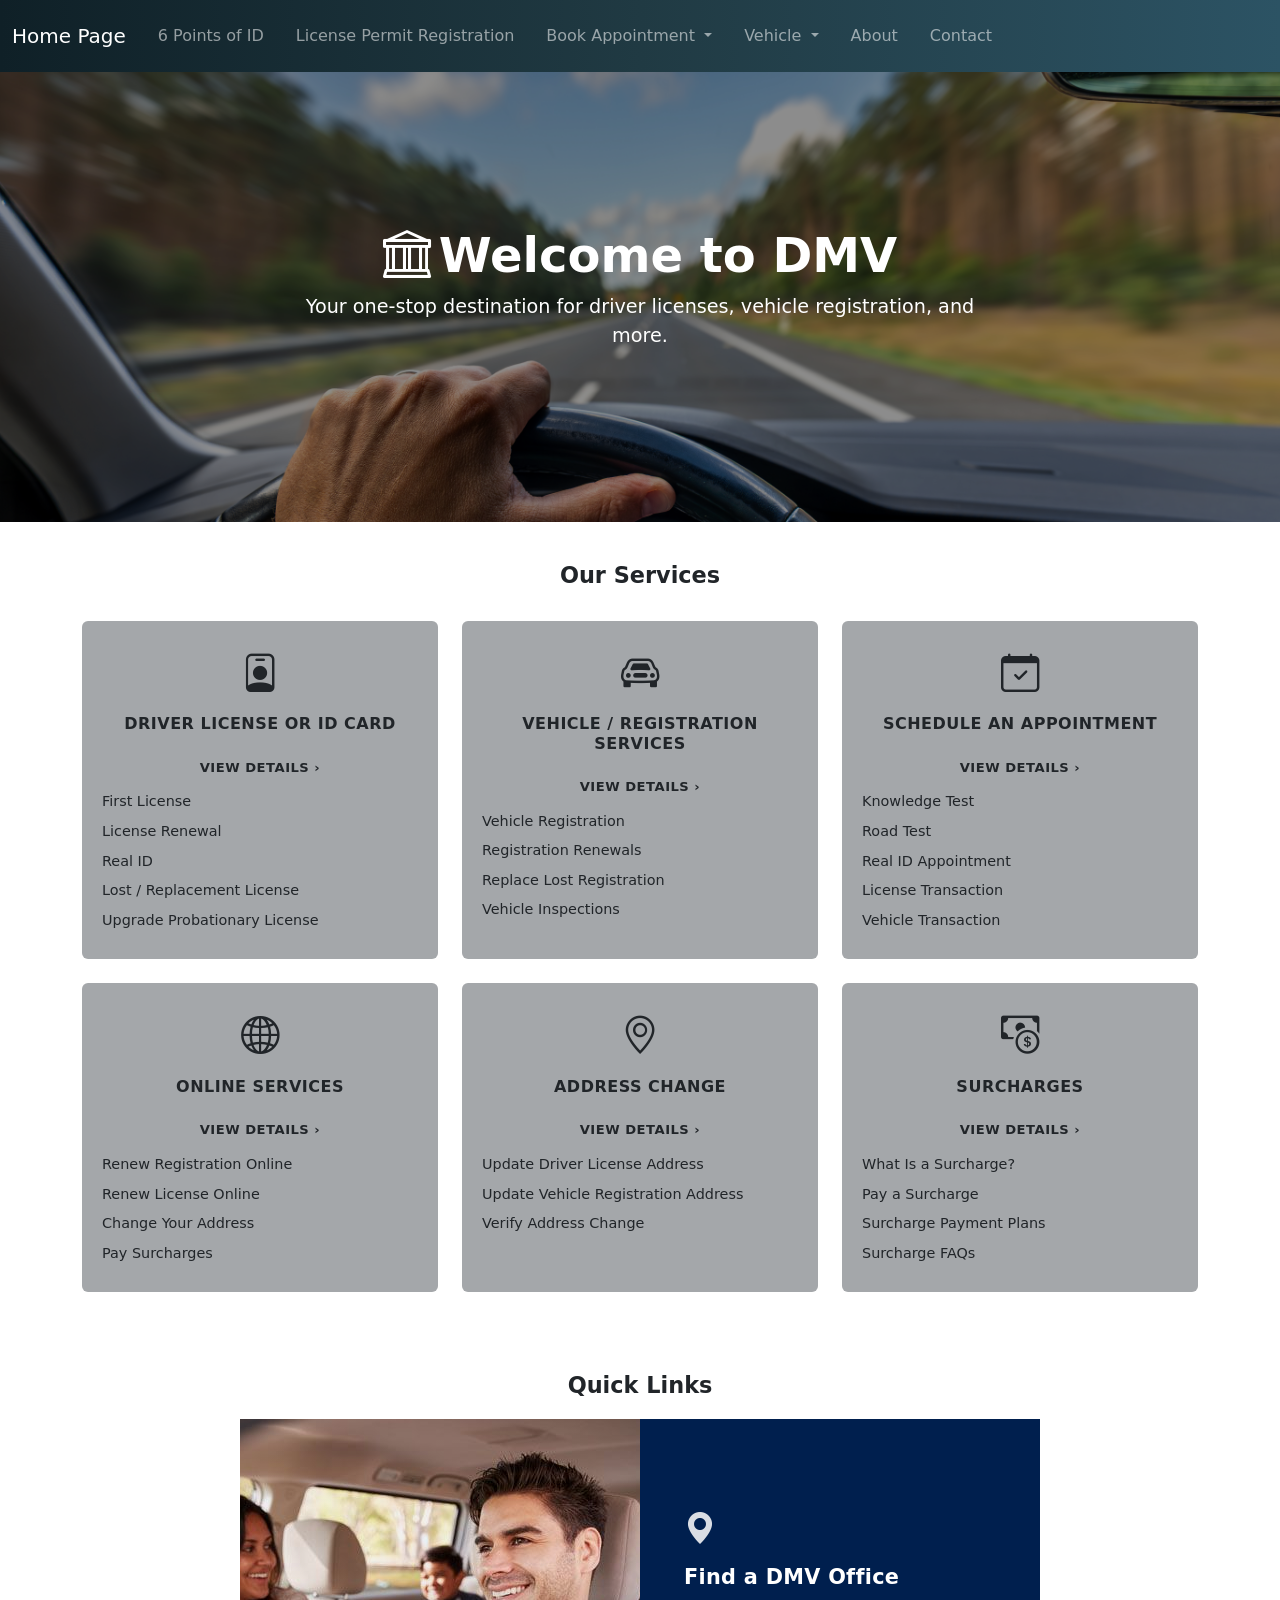
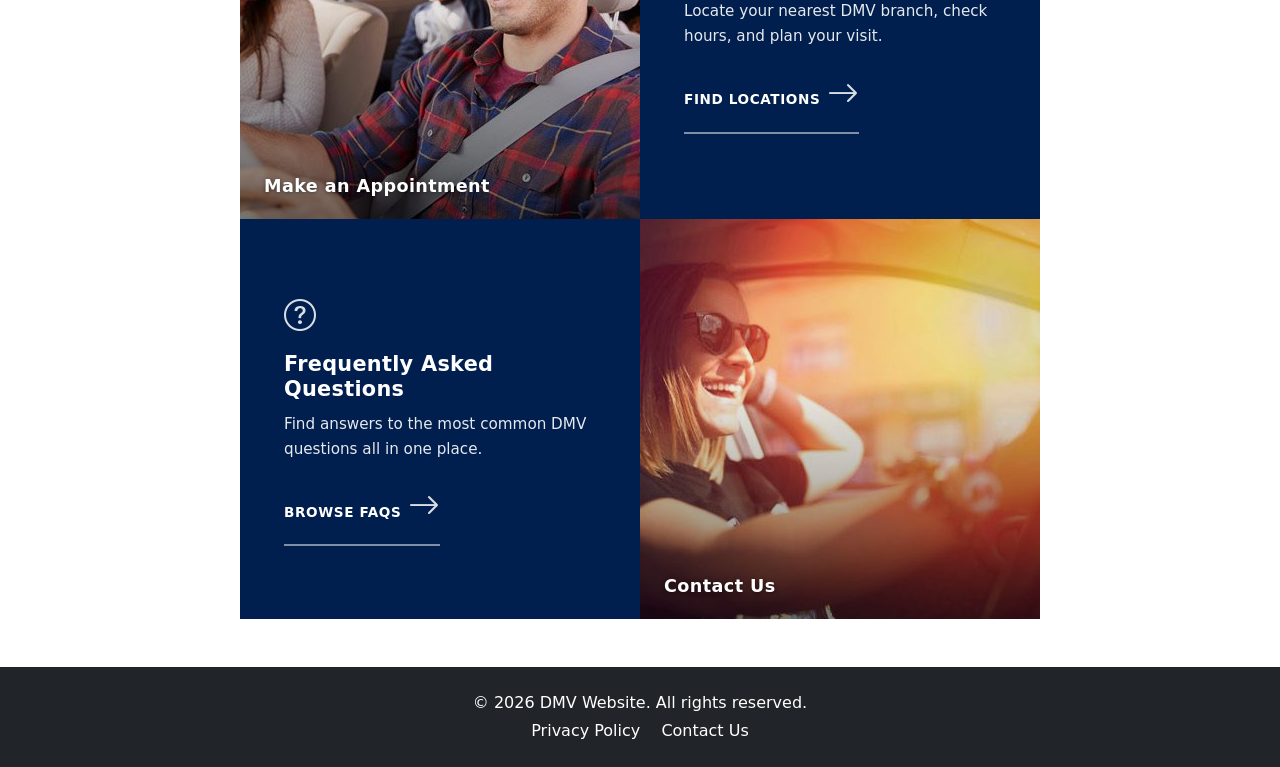
<file: index.html>
<!doctype html>
<html lang="en">
    <head>
        <meta charset="UTF-8" />
        <meta name="viewport" content="width=device-width, initial-scale=1.0" />
        <link
            href="https://cdn.jsdelivr.net/npm/bootstrap@5.3.0/dist/css/bootstrap.min.css"
            rel="stylesheet"
        />
        <link
            href="https://cdn.jsdelivr.net/npm/bootstrap-icons/font/bootstrap-icons.css"
            rel="stylesheet"
        />
        <link
            rel="stylesheet"
            type="text/css"
            media="screen"
            href="css/custom.css"
        />
        <link rel="stylesheet" href="css/index.css" />
        <title>DMV Home</title>
    </head>

    <body>
        <!-- Navigation Bar -->
        <header>
            <nav
                class="navbar navbar-expand-lg navbar-dark navbar-gradient py-3 fixed-top"
            >
                <div class="container-fluid">
                    <a class="navbar-brand" href="index.html">Home Page</a>
                    <button
                        class="navbar-toggler"
                        type="button"
                        data-bs-toggle="collapse"
                        data-bs-target="#navbarNav"
                    >
                        <span class="navbar-toggler-icon"></span>
                    </button>
                    <div class="collapse navbar-collapse" id="navbarNav">
                        <ul class="navbar-nav">
                            <!-- 6 Points of ID -->
                            <li class="nav-item mx-2">
                                <a class="nav-link" href="six-points-of-id.html"
                                    >6 Points of ID</a
                                >
                            </li>

                            <!-- License Permit Registration -->
                            <li class="nav-item mx-2">
                                <a
                                    class="nav-link"
                                    href="license-permit-registration.html"
                                    >License Permit Registration</a
                                >
                            </li>

                            <!-- Book Appointment Dropdown -->
                            <li class="nav-item dropdown mx-2">
                                <a
                                    class="nav-link dropdown-toggle"
                                    href="#"
                                    role="button"
                                    data-bs-toggle="dropdown"
                                >
                                    Book Appointment
                                </a>
                                <ul class="dropdown-menu">
                                    <li>
                                        <a
                                            class="dropdown-item"
                                            href="real-id.html"
                                            >Real ID</a
                                        >
                                    </li>
                                    <li>
                                        <a
                                            class="dropdown-item"
                                            href="road-test.html"
                                            >Road Test</a
                                        >
                                    </li>
                                </ul>
                            </li>

                            <!-- Vehicle Dropdown -->
                            <li class="nav-item dropdown mx-2">
                                <a
                                    class="nav-link dropdown-toggle"
                                    href="#"
                                    role="button"
                                    data-bs-toggle="dropdown"
                                >
                                    Vehicle
                                </a>
                                <ul class="dropdown-menu">
                                    <li>
                                        <a
                                            class="dropdown-item"
                                            href="vehicle-registration.html"
                                            >Vehicle Registration</a
                                        >
                                    </li>
                                    <li>
                                        <a
                                            class="dropdown-item"
                                            href="vehicle-inspection.html"
                                            >Vehicle Inspection</a
                                        >
                                    </li>
                                </ul>
                            </li>

                            <!-- About -->
                            <li class="nav-item mx-2">
                                <a class="nav-link" href="about-us.html"
                                    >About</a
                                >
                            </li>

                            <!-- Contact -->
                            <li class="nav-item mx-2">
                                <a class="nav-link" href="contact-us.html"
                                    >Contact</a
                                >
                            </li>
                        </ul>
                    </div>
                </div>
            </nav>
        </header>

        <section class="welcome-background">
            <div class="welcome-overlay">
                <h1><i class="bi bi-bank me-2"></i>Welcome to DMV</h1>
                <p>
                    Your one-stop destination for driver licenses, vehicle
                    registration, and more.
                </p>
            </div>
        </section>

        <section class="services-section">
            <div class="container">
                <h2 class="section-title">Our Services</h2>
                <div class="row g-4">
                    <!-- Driver License / ID -->
                    <div class="col-12 col-sm-6 col-lg-4">
                        <div class="service-card">
                            <div class="service-icon">
                                <i class="bi bi-person-badge"></i>
                            </div>
                            <h5>Driver License or ID Card</h5>
                            <a href="#" class="view-details-link"
                                >View Details &rsaquo;</a
                            >
                            <ul class="mt-2">
                                <li><a href="#">First License</a></li>
                                <li><a href="#">License Renewal</a></li>
                                <li><a href="real-id.html">Real ID</a></li>
                                <li>
                                    <a href="#">Lost / Replacement License</a>
                                </li>
                                <li>
                                    <a href="#">Upgrade Probationary License</a>
                                </li>
                            </ul>
                        </div>
                    </div>

                    <!-- Vehicle / Registration -->
                    <div class="col-12 col-sm-6 col-lg-4">
                        <div class="service-card">
                            <div class="service-icon">
                                <i class="bi bi-car-front"></i>
                            </div>
                            <h5>Vehicle / Registration Services</h5>
                            <a
                                href="vehicle-registration.html"
                                class="view-details-link"
                                >View Details &rsaquo;</a
                            >
                            <ul class="mt-2">
                                <li>
                                    <a href="vehicle-registration.html"
                                        >Vehicle Registration</a
                                    >
                                </li>
                                <li><a href="#">Registration Renewals</a></li>
                                <li>
                                    <a href="#">Replace Lost Registration</a>
                                </li>
                                <li>
                                    <a href="vehicle-inspection.html"
                                        >Vehicle Inspections</a
                                    >
                                </li>
                            </ul>
                        </div>
                    </div>

                    <!-- Schedule an Appointment -->
                    <div class="col-12 col-sm-6 col-lg-4">
                        <div class="service-card">
                            <div class="service-icon">
                                <i class="bi bi-calendar-check"></i>
                            </div>
                            <h5>Schedule an Appointment</h5>
                            <a href="#" class="view-details-link"
                                >View Details &rsaquo;</a
                            >
                            <ul class="mt-2">
                                <li><a href="#">Knowledge Test</a></li>
                                <li><a href="road-test.html">Road Test</a></li>
                                <li>
                                    <a href="real-id.html"
                                        >Real ID Appointment</a
                                    >
                                </li>
                                <li><a href="#">License Transaction</a></li>
                                <li>
                                    <a href="vehicle-registration.html"
                                        >Vehicle Transaction</a
                                    >
                                </li>
                            </ul>
                        </div>
                    </div>

                    <!-- Online Services -->
                    <div class="col-12 col-sm-6 col-lg-4">
                        <div class="service-card">
                            <div class="service-icon">
                                <i class="bi bi-globe2"></i>
                            </div>
                            <h5>Online Services</h5>
                            <a href="#" class="view-details-link"
                                >View Details &rsaquo;</a
                            >
                            <ul class="mt-2">
                                <li>
                                    <a href="#">Renew Registration Online</a>
                                </li>
                                <li><a href="#">Renew License Online</a></li>
                                <li><a href="#">Change Your Address</a></li>
                                <li><a href="#">Pay Surcharges</a></li>
                            </ul>
                        </div>
                    </div>

                    <!-- Address Change -->
                    <div class="col-12 col-sm-6 col-lg-4">
                        <div class="service-card">
                            <div class="service-icon">
                                <i class="bi bi-geo-alt"></i>
                            </div>
                            <h5>Address Change</h5>
                            <a href="#" class="view-details-link"
                                >View Details &rsaquo;</a
                            >
                            <ul class="mt-2">
                                <li>
                                    <a href="#"
                                        >Update Driver License Address</a
                                    >
                                </li>
                                <li>
                                    <a href="#"
                                        >Update Vehicle Registration Address</a
                                    >
                                </li>
                                <li><a href="#">Verify Address Change</a></li>
                            </ul>
                        </div>
                    </div>

                    <!-- Surcharges -->
                    <div class="col-12 col-sm-6 col-lg-4">
                        <div class="service-card">
                            <div class="service-icon">
                                <i class="bi bi-cash-coin"></i>
                            </div>
                            <h5>Surcharges</h5>
                            <a href="#" class="view-details-link"
                                >View Details &rsaquo;</a
                            >
                            <ul class="mt-2">
                                <li><a href="#">What Is a Surcharge?</a></li>
                                <li><a href="#">Pay a Surcharge</a></li>
                                <li><a href="#">Surcharge Payment Plans</a></li>
                                <li><a href="#">Surcharge FAQs</a></li>
                            </ul>
                        </div>
                    </div>
                </div>
            </div>
        </section>

        <section class="quick-links-section mb-5">
            <h2 class="section-title">Quick Links</h2>
            <div class="ql-grid-wrapper">
                <div class="ql-grid">
                    <!-- Row 1, Col 1: Image -->
                    <a href="#" class="ql-cell ql-image">
                        <img
                            src="images/hp-man-driving.jpg"
                            alt="Make an Appointment"
                        />
                        <span class="ql-image-label">Make an Appointment</span>
                    </a>

                    <!-- Row 1, Col 2: Text -->
                    <a href="#" class="ql-cell ql-text ql-text-green">
                        <i class="bi bi-geo-alt-fill"></i>
                        <h4>Find a DMV Office</h4>
                        <p>
                            Locate your nearest DMV branch, check hours, and
                            plan your visit.
                        </p>
                        <span class="ql-cta-link"
                            >Find Locations <i class="bi bi-arrow-right"></i
                        ></span>
                    </a>

                    <!-- Row 2, Col 1: Text -->
                    <a href="#" class="ql-cell ql-text ql-text-dark">
                        <i class="bi bi-question-circle"></i>
                        <h4>Frequently Asked Questions</h4>
                        <p>
                            Find answers to the most common DMV questions all in
                            one place.
                        </p>
                        <span class="ql-cta-link"
                            >Browse FAQs <i class="bi bi-arrow-right"></i
                        ></span>
                    </a>

                    <!-- Row 2, Col 2: Image -->
                    <a href="#" class="ql-cell ql-image">
                        <img
                            src="images/hp-woman-driving.jpg"
                            alt="Contact Us"
                        />
                        <span class="ql-image-label">Contact Us</span>
                    </a>
                </div>
            </div>
        </section>

        <!-- Footer -->
        <footer class="bg-dark text-white py-4">
            <div class="container text-center">
                <p class="mb-1">
                    &copy; 2026 DMV Website. All rights reserved.
                </p>
                <p class="mb-0">
                    <a href="#" class="text-white text-decoration-none me-3"
                        >Privacy Policy</a
                    >
                    <a href="#" class="text-white text-decoration-none"
                        >Contact Us</a
                    >
                </p>
            </div>
        </footer>

        <!-- Bootstrap JS -->
        <script src="https://cdn.jsdelivr.net/npm/bootstrap@5.3.0/dist/js/bootstrap.bundle.min.js"></script>
    </body>
</html>
</file>
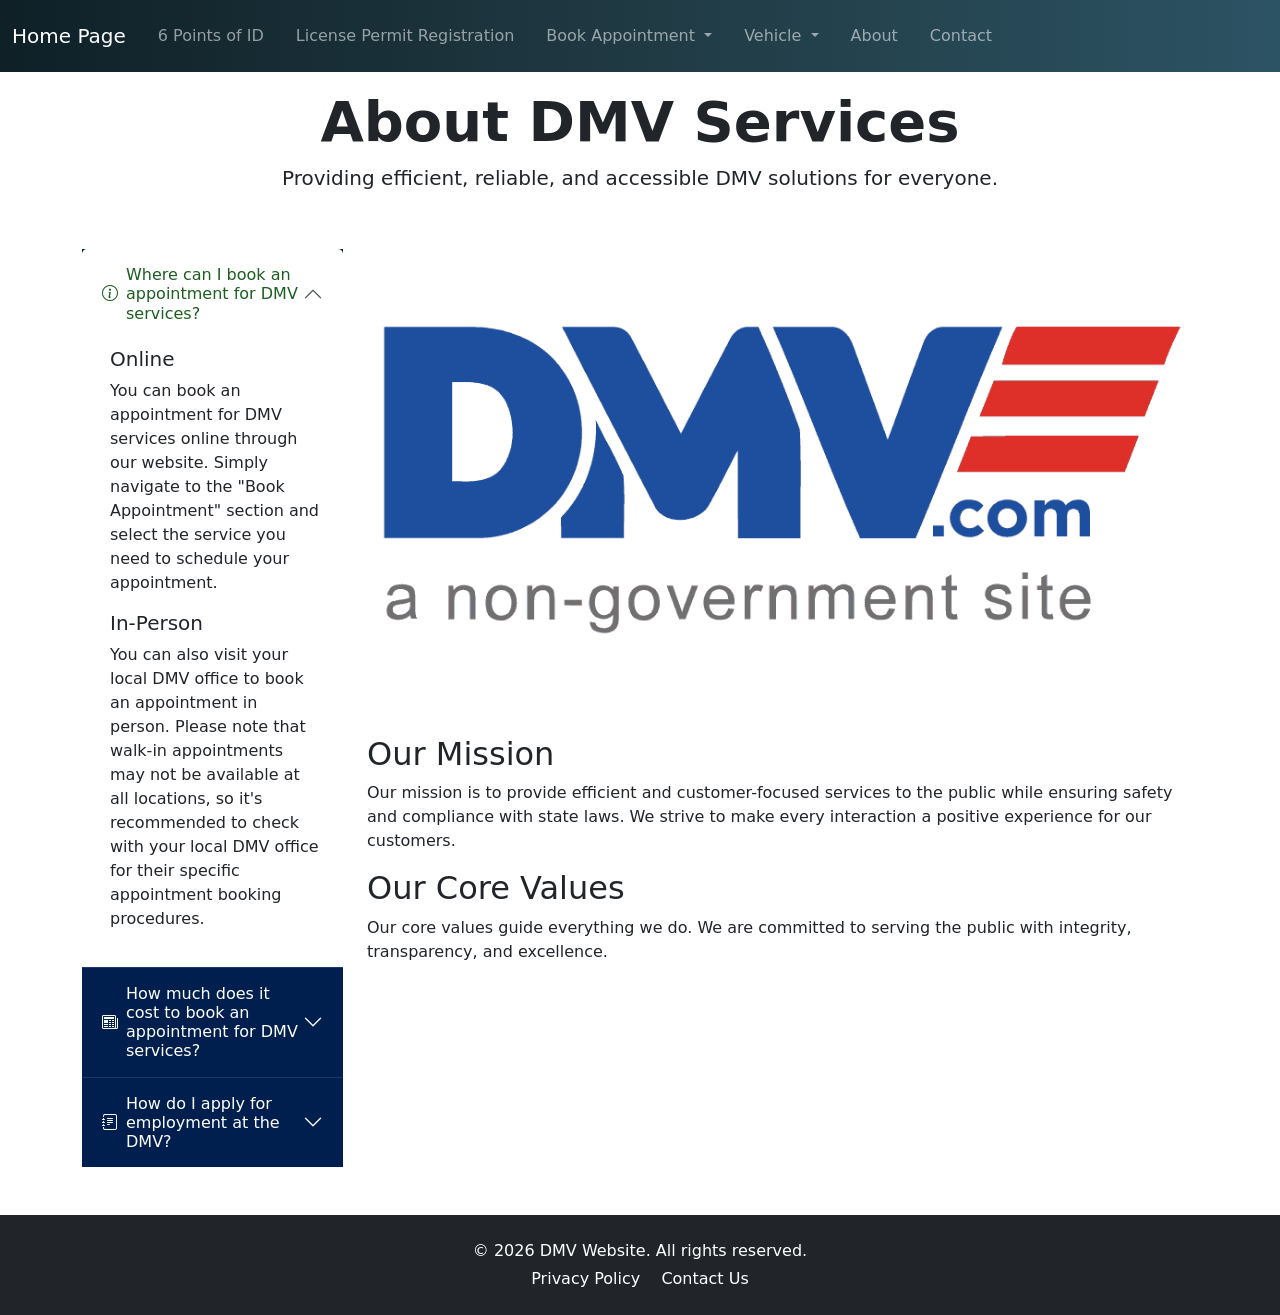
<file: about-us.html>
<!doctype html>
<html lang="en">
    <head>
        <meta charset="UTF-8" />
        <meta name="viewport" content="width=device-width, initial-scale=1.0" />
        <meta
            name="description"
            content="Learn more about DMV Services, our mission, team, and frequently asked questions. Schedule appointments online or contact us."
        />
        <title>About Us</title>
        <link
            href="https://cdn.jsdelivr.net/npm/bootstrap@5.3.0/dist/css/bootstrap.min.css"
            rel="stylesheet"
        />
        <link
            href="https://cdn.jsdelivr.net/npm/bootstrap-icons@1.10.5/font/bootstrap-icons.css"
            rel="stylesheet"
        />
        <link rel="stylesheet" href="css/custom.css" />
        <link rel="stylesheet" href="css/about-us.css" />
    </head>
    <body>
        <!-- Navigation Bar -->
        <header>
            <nav
                class="navbar navbar-expand-lg navbar-dark navbar-gradient py-3 fixed-top"
            >
                <div class="container-fluid">
                    <a class="navbar-brand" href="index.html">Home Page</a>
                    <button
                        class="navbar-toggler"
                        type="button"
                        data-bs-toggle="collapse"
                        data-bs-target="#navbarNav"
                    >
                        <span class="navbar-toggler-icon"></span>
                    </button>
                    <div class="collapse navbar-collapse" id="navbarNav">
                        <ul class="navbar-nav">
                            <!-- 6 Points of ID -->
                            <li class="nav-item mx-2">
                                <a class="nav-link" href="six-points-of-id.html"
                                    >6 Points of ID</a
                                >
                            </li>

                            <!-- License Permit Registration -->
                            <li class="nav-item mx-2">
                                <a
                                    class="nav-link"
                                    href="license-permit-registration.html"
                                    >License Permit Registration</a
                                >
                            </li>

                            <!-- Book Appointment Dropdown -->
                            <li class="nav-item dropdown mx-2">
                                <a
                                    class="nav-link dropdown-toggle"
                                    href="#"
                                    role="button"
                                    data-bs-toggle="dropdown"
                                >
                                    Book Appointment
                                </a>
                                <ul class="dropdown-menu">
                                    <li>
                                        <a
                                            class="dropdown-item"
                                            href="real-id.html"
                                            >Real ID</a
                                        >
                                    </li>
                                    <li>
                                        <a
                                            class="dropdown-item"
                                            href="road-test.html"
                                            >Road Test</a
                                        >
                                    </li>
                                </ul>
                            </li>

                            <!-- Vehicle Dropdown -->
                            <li class="nav-item dropdown mx-2">
                                <a
                                    class="nav-link dropdown-toggle"
                                    href="#"
                                    role="button"
                                    data-bs-toggle="dropdown"
                                >
                                    Vehicle
                                </a>
                                <ul class="dropdown-menu">
                                    <li>
                                        <a
                                            class="dropdown-item"
                                            href="vehicle-registration.html"
                                            >Vehicle Registration</a
                                        >
                                    </li>
                                    <li>
                                        <a
                                            class="dropdown-item"
                                            href="vehicle-inspection.html"
                                            >Vehicle Inspection</a
                                        >
                                    </li>
                                </ul>
                            </li>

                            <!-- About -->
                            <li class="nav-item mx-2">
                                <a class="nav-link" href="about-us.html"
                                    >About</a
                                >
                            </li>

                            <!-- Contact -->
                            <li class="nav-item mx-2">
                                <a class="nav-link" href="contact-us.html"
                                    >Contact</a
                                >
                            </li>
                        </ul>
                    </div>
                </div>
            </nav>
        </header>

        <!-- Hero Banner -->
        <section class="hero-banner d-flex text-center mt-3">
            <div class="container">
                <h1 class="display-4 fw-bold">About DMV Services</h1>
                <p class="lead">
                    Providing efficient, reliable, and accessible DMV solutions
                    for everyone.
                </p>
            </div>
        </section>

        <section class="about-content">
            <div class="container">
                <div class="row justify-content-center">
                    <div class="col-3">
                        <div
                            class="accordion about-accordion"
                            id="aboutAccordion"
                        >
                            <!-- Row 1: About Us (open by default) -->
                            <div class="accordion-item accordion-row">
                                <h2 class="accordion-header" id="headingAbout">
                                    <button
                                        class="accordion-button"
                                        type="button"
                                        data-bs-toggle="collapse"
                                        data-bs-target="#collapseAbout"
                                        aria-expanded="true"
                                        aria-controls="collapseAbout"
                                    >
                                        <i class="bi bi-info-circle me-2"></i>
                                        Where can I book an appointment for DMV services?
                                    </button>
                                </h2>
                                <div
                                    id="collapseAbout"
                                    class="accordion-collapse collapse show"
                                    data-bs-parent="#aboutAccordion"
                                >
                                    <div class="accordion-body">
                                        <h5>Online</h5>
                                        <p>
                                            You can book an appointment for DMV
                                            services online through our website.
                                            Simply navigate to the "Book
                                            Appointment" section and select the
                                            service you need to schedule your
                                            appointment.
                                        </p>
                                        <h5>In-Person</h5>
                                        <p>
                                            You can also visit your local DMV office
                                            to book an appointment in person. Please
                                            note that walk-in appointments may not be
                                            available at all locations, so it's
                                            recommended to check with your local DMV
                                            office for their specific appointment
                                            booking procedures.
                                        </p>
                                    </div>
                                </div>
                            </div>

                            <!-- Row 2: Media Center -->
                            <div class="accordion-item accordion-row">
                                <h2 class="accordion-header" id="headingMedia">
                                    <button
                                        class="accordion-button collapsed"
                                        type="button"
                                        data-bs-toggle="collapse"
                                        data-bs-target="#collapseMedia"
                                        aria-expanded="false"
                                        aria-controls="collapseMedia"
                                    >
                                        <i class="bi bi-newspaper me-2"></i>
                                        How much does it cost to book an appointment for DMV services?
                                    </button>
                                </h2>
                                <div
                                    id="collapseMedia"
                                    class="accordion-collapse collapse"
                                    data-bs-parent="#aboutAccordion"
                                >
                                    <div class="accordion-body">
                                        <p>
                                            The cost of booking an appointment for
                                            DMV services varies depending on the
                                            specific service you require. For example,
                                            the fee for a driving test appointment may
                                            differ from the fee for a license renewal
                                            appointment. Please refer to our fee
                                            schedule on the website for detailed
                                            information on the costs associated with
                                            each service.
                                        </p>
                                    </div>
                                </div>
                            </div>

                            <!-- Row 3: Commission Rules and Regulations -->
                            <div class="accordion-item accordion-row">
                                <h2 class="accordion-header" id="headingRules">
                                    <button
                                        class="accordion-button collapsed"
                                        type="button"
                                        data-bs-toggle="collapse"
                                        data-bs-target="#collapseRules"
                                        aria-expanded="false"
                                        aria-controls="collapseRules"
                                    >
                                        <i class="bi bi-journal-text me-2"></i>
                                       How do I apply for employment at the DMV?
                                    </button>
                                </h2>
                                <div
                                    id="collapseRules"
                                    class="accordion-collapse collapse"
                                    data-bs-parent="#aboutAccordion"
                                >
                                    <div class="accordion-body">
                                        <p>
                                            Join our team! We are always looking
                                            for dedicated individuals to help us
                                            serve the public. Visit our careers
                                            page for current job openings.
                                        </p>
                                    </div>
                                </div>
                            </div>
                        </div>
                        <!-- /accordion -->
                    </div>
                    <!-- /col -->
                    <div class="col-9">
                        <div class="about-image">
                            <img
                                src="images/dmv-com-vector-logo.png"
                                alt="DMV Team"
                                class="img-fluid rounded"
                            />
                        </div>
                        <div class="about-description mt-4">
                            <h2>Our Mission</h2>
                            <p>
                                Our mission is to provide efficient and
                                customer-focused services to the public while
                                ensuring safety and compliance with state laws.
                                We strive to make every interaction a positive
                                experience for our customers.
                            </p>
                            <h2>Our Core Values</h2>
                            <p>
                                 Our core values guide everything we
                                            do. We are committed to serving the
                                            public with integrity, transparency,
                                            and excellence.
                            </p>
                    </div>
                </div>
            </div>
        </section>

        <!-- Footer -->
        <footer class="bg-dark text-white py-4">
            <div class="container text-center">
                <p class="mb-1">
                    &copy; 2026 DMV Website. All rights reserved.
                </p>
                <p class="mb-0">
                    <a href="#" class="text-white text-decoration-none me-3"
                        >Privacy Policy</a
                    >
                    <a href="#" class="text-white text-decoration-none"
                        >Contact Us</a
                    >
                </p>
            </div>
        </footer>

        <script src="https://cdn.jsdelivr.net/npm/bootstrap@5.3.0/dist/js/bootstrap.bundle.min.js"></script>
    </body>
</html>
</file>
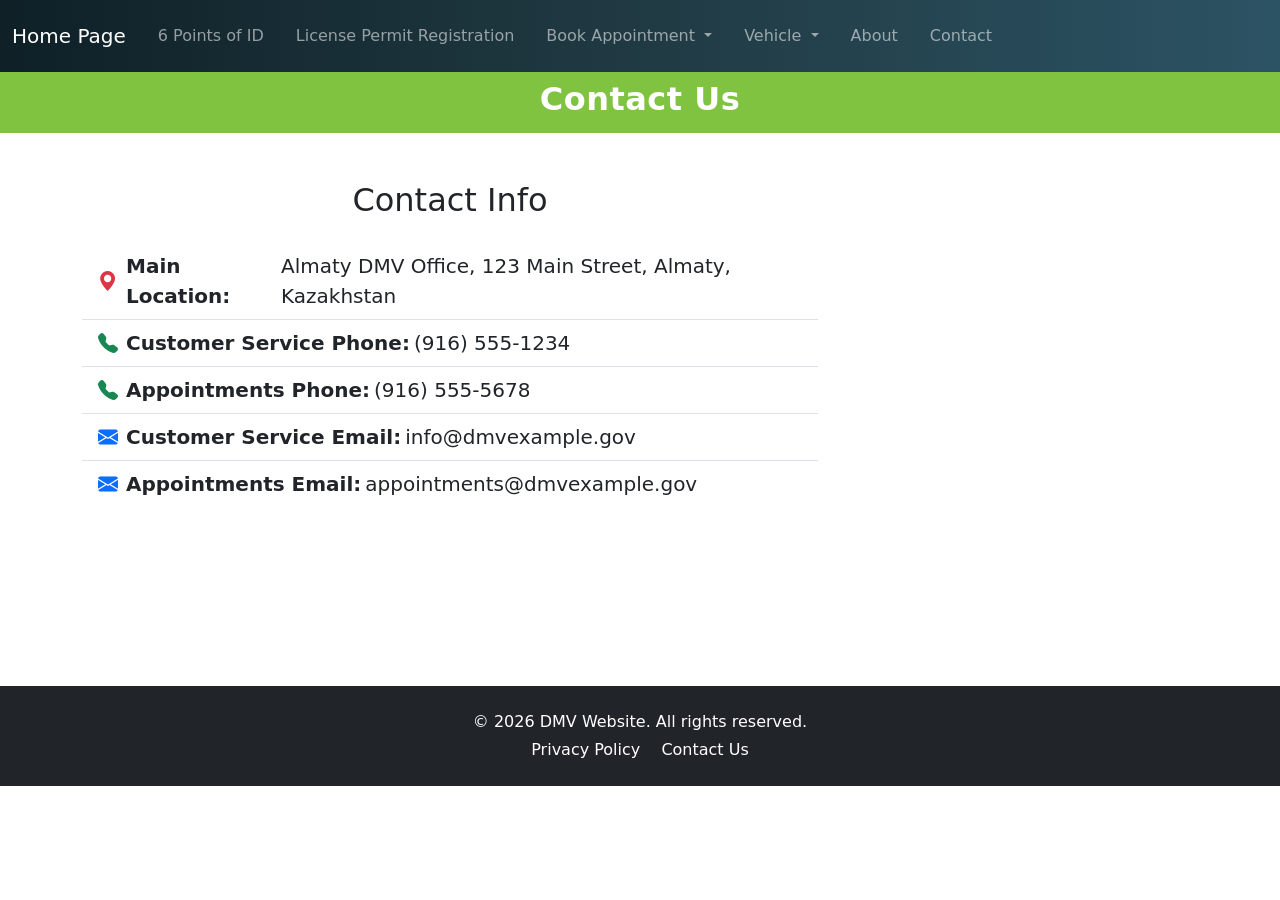
<file: contact-us.html>
<!doctype html>
<html lang="en">
    <head>
        <meta charset="UTF-8" />
        <meta name="viewport" content="width=device-width, initial-scale=1.0" />
        <link
            href="https://cdn.jsdelivr.net/npm/bootstrap@5.3.0/dist/css/bootstrap.min.css"
            rel="stylesheet"
        />
        <link
            href="https://cdn.jsdelivr.net/npm/bootstrap-icons/font/bootstrap-icons.css"
            rel="stylesheet"
        />
        <link
            rel="stylesheet"
            type="text/css"
            media="screen"
            href="css/custom.css"
        />
        <title>Contact Us</title>
    </head>

    <body>
        <!-- Navigation Bar -->
        <header>
            <nav
                class="navbar navbar-expand-lg navbar-dark navbar-gradient py-3 fixed-top"
            >
                <div class="container-fluid">
                    <a class="navbar-brand" href="index.html">Home Page</a>
                    <button
                        class="navbar-toggler"
                        type="button"
                        data-bs-toggle="collapse"
                        data-bs-target="#navbarNav"
                    >
                        <span class="navbar-toggler-icon"></span>
                    </button>
                    <div class="collapse navbar-collapse" id="navbarNav">
                        <ul class="navbar-nav">
                            <!-- 6 Points of ID -->
                            <li class="nav-item mx-2">
                                <a class="nav-link" href="six-points-of-id.html"
                                    >6 Points of ID</a
                                >
                            </li>

                            <!-- License Permit Registration -->
                            <li class="nav-item mx-2">
                                <a
                                    class="nav-link"
                                    href="license-permit-registration.html"
                                    >License Permit Registration</a
                                >
                            </li>

                            <!-- Book Appointment Dropdown -->
                            <li class="nav-item dropdown mx-2">
                                <a
                                    class="nav-link dropdown-toggle"
                                    href="#"
                                    role="button"
                                    data-bs-toggle="dropdown"
                                >
                                    Book Appointment
                                </a>
                                <ul class="dropdown-menu">
                                    <li>
                                        <a
                                            class="dropdown-item"
                                            href="real-id.html"
                                            >Real ID</a
                                        >
                                    </li>
                                    <li>
                                        <a
                                            class="dropdown-item"
                                            href="road-test.html"
                                            >Road Test</a
                                        >
                                    </li>
                                </ul>
                            </li>

                            <!-- Vehicle Dropdown -->
                            <li class="nav-item dropdown mx-2">
                                <a
                                    class="nav-link dropdown-toggle"
                                    href="#"
                                    role="button"
                                    data-bs-toggle="dropdown"
                                >
                                    Vehicle
                                </a>
                                <ul class="dropdown-menu">
                                    <li>
                                        <a
                                            class="dropdown-item"
                                            href="vehicle-registration.html"
                                            >Vehicle Registration</a
                                        >
                                    </li>
                                    <li>
                                        <a
                                            class="dropdown-item"
                                            href="vehicle-inspection.html"
                                            >Vehicle Inspection</a
                                        >
                                    </li>
                                </ul>
                            </li>

                            <!-- About -->
                            <li class="nav-item mx-2">
                                <a class="nav-link" href="about-us.html"
                                    >About</a
                                >
                            </li>

                            <!-- Contact -->
                            <li class="nav-item mx-2">
                                <a class="nav-link" href="contact-us.html"
                                    >Contact</a
                                >
                            </li>
                        </ul>
                    </div>
                </div>
            </nav>
        </header>

        <main>
            <!-- Page Header -->
            <section class="welcome-banner">
                <div class="container text-center">
                    <h1 class="display-4">Contact Us</h1>
                </div>
            </section>

            <!-- Contact & Map -->
            <section class="p-5">
                <div class="container">
                    <div class="row g-4">
                        <!-- Contact Info -->
                        <div class="col-md-8">
                            <h2 class="text-center mb-4">Contact Info</h2>
                            <ul class="list-group list-group-flush lead">
                                <li
                                    class="list-group-item d-flex align-items-center"
                                >
                                    <i
                                        class="bi bi-geo-alt-fill me-2 text-danger"
                                    ></i>
                                    <span class="fw-bold me-1"
                                        >Main Location:
                                    </span>
                                    Almaty DMV Office, 123 Main Street, Almaty,
                                    Kazakhstan
                                </li>
                                <li
                                    class="list-group-item d-flex align-items-center"
                                >
                                    <i
                                        class="bi bi-telephone-fill me-2 text-success"
                                    ></i>
                                    <span class="fw-bold me-1"
                                        >Customer Service Phone:
                                    </span>
                                    (916) 555-1234
                                </li>
                                <li
                                    class="list-group-item d-flex align-items-center"
                                >
                                    <i
                                        class="bi bi-telephone-fill me-2 text-success"
                                    ></i>
                                    <span class="fw-bold me-1"
                                        >Appointments Phone:
                                    </span>
                                    (916) 555-5678
                                </li>
                                <li
                                    class="list-group-item d-flex align-items-center"
                                >
                                    <i
                                        class="bi bi-envelope-fill me-2 text-primary"
                                    ></i>
                                    <span class="fw-bold me-1"
                                        >Customer Service Email:
                                    </span>
                                    info@dmvexample.gov
                                </li>
                                <li
                                    class="list-group-item d-flex align-items-center"
                                >
                                    <i
                                        class="bi bi-envelope-fill me-2 text-primary"
                                    ></i>
                                    <span class="fw-bold me-1"
                                        >Appointments Email:
                                    </span>
                                    appointments@dmvexample.gov
                                </li>
                            </ul>
                        </div>

                        <!-- Map -->
                        <div class="col-md-4">
                            <iframe
                                src="https://www.google.com/maps/embed?pb=!1m18!1m12!1m3!1d2512685.7386029433!2d75.92597687740817!3d42.99786022446064!2m3!1f0!2f0!3f0!3m2!1i1024!2i768!4f13.1!3m3!1m2!1s0x38836e7d16c5cbab%3A0x3d44668fad986d76!2sAlmaty%2C%20Kazakhstan!5e0!3m2!1sen!2sca!4v1773327641659!5m2!1sen!2sca"
                                width="600"
                                height="450"
                                style="border: 0"
                                allowfullscreen=""
                                loading="lazy"
                                referrerpolicy="no-referrer-when-downgrade"
                            ></iframe>
                        </div>
                    </div>
                </div>
            </section>
        </main>

        <!-- Footer -->
        <footer class="bg-dark text-white py-4">
            <div class="container text-center">
                <p class="mb-1">
                    &copy; 2026 DMV Website. All rights reserved.
                </p>
                <p class="mb-0">
                    <a href="#" class="text-white text-decoration-none me-3"
                        >Privacy Policy</a
                    >
                    <a href="#" class="text-white text-decoration-none"
                        >Contact Us</a
                    >
                </p>
            </div>
        </footer>

        <!-- Bootstrap JS -->
        <script src="https://cdn.jsdelivr.net/npm/bootstrap@5.3.0/dist/js/bootstrap.bundle.min.js"></script>
    </body>
</html>
</file>
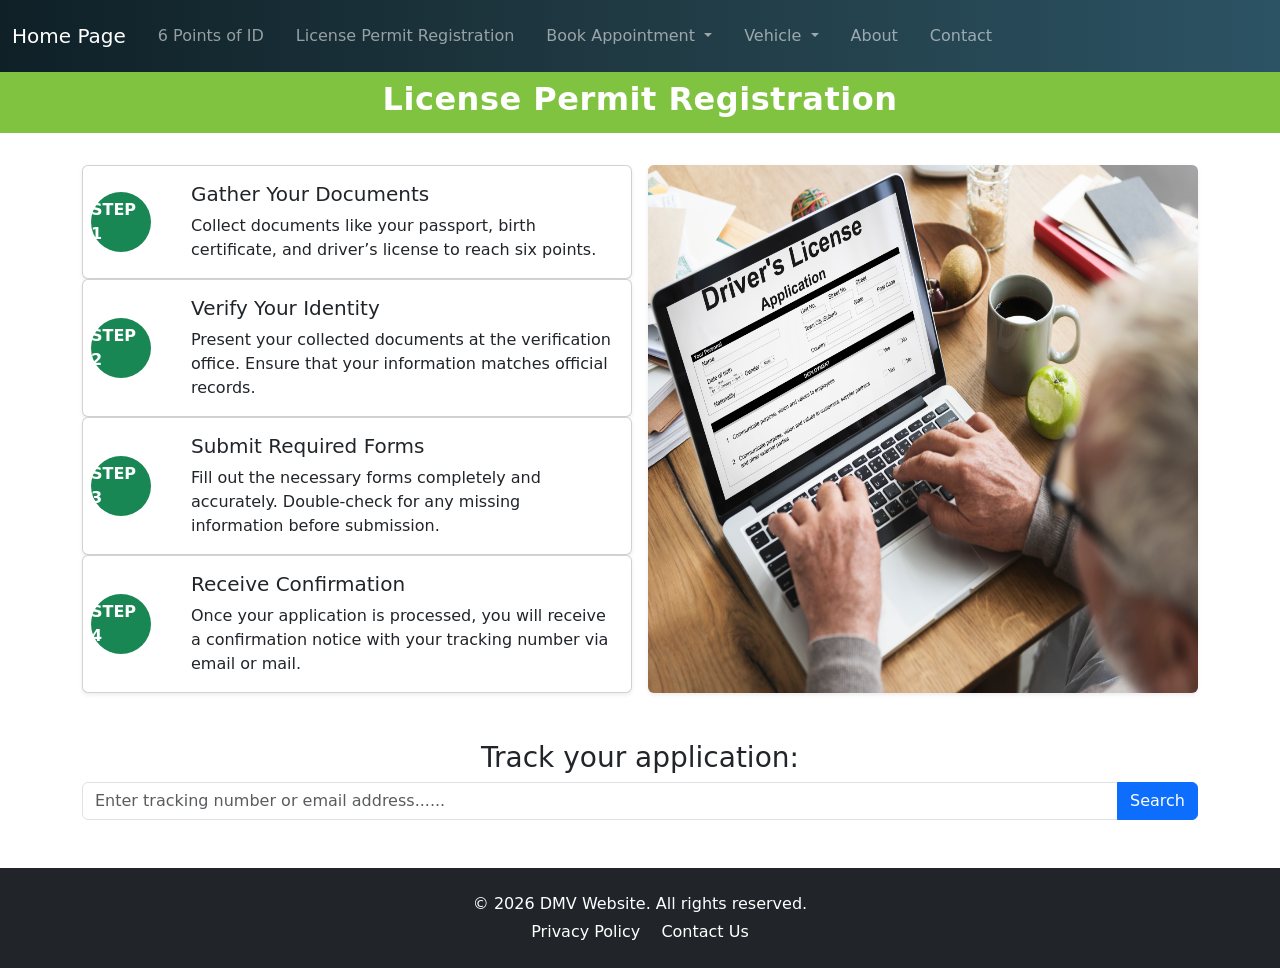
<file: license-permit-registration.html>
<!doctype html>
<html lang="en">
    <head>
        <meta charset="UTF-8" />
        <meta name="viewport" content="width=device-width, initial-scale=1.0" />
        <link
            href="https://cdn.jsdelivr.net/npm/bootstrap@5.3.0/dist/css/bootstrap.min.css"
            rel="stylesheet"
        />
        <link
            rel="stylesheet"
            type="text/css"
            media="screen"
            href="css/custom.css"
        />
        <link
            rel="stylesheet"
            type="text/css"
            media="screen"
            href="css/license-permit-registration.css"
        />
        <title>License Permit Registration</title>
    </head>

    <body>
        <!-- Navigation Bar -->
        <header>
            <nav
                class="navbar navbar-expand-lg navbar-dark navbar-gradient py-3 fixed-top"
            >
                <div class="container-fluid">
                    <a class="navbar-brand" href="index.html">Home Page</a>
                    <button
                        class="navbar-toggler"
                        type="button"
                        data-bs-toggle="collapse"
                        data-bs-target="#navbarNav"
                    >
                        <span class="navbar-toggler-icon"></span>
                    </button>
                    <div class="collapse navbar-collapse" id="navbarNav">
                        <ul class="navbar-nav">
                            <!-- 6 Points of ID -->
                            <li class="nav-item mx-2">
                                <a class="nav-link" href="six-points-of-id.html"
                                    >6 Points of ID</a
                                >
                            </li>

                            <!-- License Permit Registration -->
                            <li class="nav-item mx-2">
                                <a
                                    class="nav-link"
                                    href="license-permit-registration.html"
                                    >License Permit Registration</a
                                >
                            </li>

                            <!-- Book Appointment Dropdown -->
                            <li class="nav-item dropdown mx-2">
                                <a
                                    class="nav-link dropdown-toggle"
                                    href="#"
                                    role="button"
                                    data-bs-toggle="dropdown"
                                >
                                    Book Appointment
                                </a>
                                <ul class="dropdown-menu">
                                    <li>
                                        <a
                                            class="dropdown-item"
                                            href="real-id.html"
                                            >Real ID</a
                                        >
                                    </li>
                                    <li>
                                        <a
                                            class="dropdown-item"
                                            href="road-test.html"
                                            >Road Test</a
                                        >
                                    </li>
                                </ul>
                            </li>

                            <!-- Vehicle Dropdown -->
                            <li class="nav-item dropdown mx-2">
                                <a
                                    class="nav-link dropdown-toggle"
                                    href="#"
                                    role="button"
                                    data-bs-toggle="dropdown"
                                >
                                    Vehicle
                                </a>
                                <ul class="dropdown-menu">
                                    <li>
                                        <a
                                            class="dropdown-item"
                                            href="vehicle-registration.html"
                                            >Vehicle Registration</a
                                        >
                                    </li>
                                    <li>
                                        <a
                                            class="dropdown-item"
                                            href="vehicle-inspection.html"
                                            >Vehicle Inspection</a
                                        >
                                    </li>
                                </ul>
                            </li>

                            <!-- About -->
                            <li class="nav-item mx-2">
                                <a class="nav-link" href="about-us.html"
                                    >About</a
                                >
                            </li>

                            <!-- Contact -->
                            <li class="nav-item mx-2">
                                <a class="nav-link" href="contact-us.html"
                                    >Contact</a
                                >
                            </li>
                        </ul>
                    </div>
                </div>
            </nav>
        </header>

        <main>
            <!-- Page Header -->
            <section class="welcome-banner">
                <div class="container text-center">
                    <h1 class="display-4">License Permit Registration</h1>
                </div>
            </section>

            <div class="container">
                <!-- Cards Section -->
                <section class="row g-3 mt-3">
                    <div class="cards col-md-6 h-100">
                        <div class="card shadow-sm step-card">
                            <div class="row align-items-center">
                                <div class="col-auto">
                                    <div
                                        class="bg-success text-white rounded-circle d-flex align-items-center justify-content-center ms-2"
                                        style="
                                            width: 60px;
                                            height: 60px;
                                            font-weight: bold;
                                        "
                                    >
                                        STEP 1
                                    </div>
                                </div>
                                <div class="col">
                                    <div class="card-body">
                                        <h5 class="card-title">
                                            Gather Your Documents
                                        </h5>
                                        <p class="card-text">
                                            Collect documents like your
                                            passport, birth certificate, and
                                            driver’s license to reach six
                                            points.
                                        </p>
                                    </div>
                                </div>
                            </div>
                        </div>
                        <div class="card shadow-sm step-card">
                            <div class="row align-items-center">
                                <div class="col-auto">
                                    <div
                                        class="bg-success text-white rounded-circle d-flex align-items-center justify-content-center ms-2"
                                        style="
                                            width: 60px;
                                            height: 60px;
                                            font-weight: bold;
                                        "
                                    >
                                        STEP 2
                                    </div>
                                </div>
                                <div class="col">
                                    <div class="card-body">
                                        <h5 class="card-title">
                                            Verify Your Identity
                                        </h5>
                                        <p class="card-text">
                                            Present your collected documents at
                                            the verification office. Ensure that
                                            your information matches official
                                            records.
                                        </p>
                                    </div>
                                </div>
                            </div>
                        </div>
                        <div class="card shadow-sm step-card">
                            <div class="row align-items-center">
                                <div class="col-auto">
                                    <div
                                        class="bg-success text-white rounded-circle d-flex align-items-center justify-content-center ms-2"
                                        style="
                                            width: 60px;
                                            height: 60px;
                                            font-weight: bold;
                                        "
                                    >
                                        STEP 3
                                    </div>
                                </div>
                                <div class="col">
                                    <div class="card-body">
                                        <h5 class="card-title">
                                            Submit Required Forms
                                        </h5>
                                        <p class="card-text">
                                            Fill out the necessary forms
                                            completely and accurately.
                                            Double-check for any missing
                                            information before submission.
                                        </p>
                                    </div>
                                </div>
                            </div>
                        </div>
                        <div class="card shadow-sm step-card">
                            <div class="row align-items-center">
                                <div class="col-auto">
                                    <div
                                        class="bg-success text-white rounded-circle d-flex align-items-center justify-content-center ms-2"
                                        style="
                                            width: 60px;
                                            height: 60px;
                                            font-weight: bold;
                                        "
                                    >
                                        STEP 4
                                    </div>
                                </div>
                                <div class="col">
                                    <div class="card-body">
                                        <h5 class="card-title">
                                            Receive Confirmation
                                        </h5>
                                        <p class="card-text">
                                            Once your application is processed,
                                            you will receive a confirmation
                                            notice with your tracking number via
                                            email or mail.
                                        </p>
                                    </div>
                                </div>
                            </div>
                        </div>
                    </div>
                    <div class="registration-image col-md-6">
                        <img
                            src="images/registration.jpg"
                            alt="License Permit Registration"
                            class="rounded shadow-sm w-100 h-100"
                        />
                    </div>
                </section>
            </div>
        </main>

        <!-- Search Bar -->
        <section class="search-bar my-5">
            <div class="container">
                <h3 class="text-center">Track your application:</h3>
                <div class="input-group">
                    <input
                        id="search-bar"
                        type="text"
                        class="form-control"
                        placeholder="Enter tracking number or email address......"
                    />
                    <button id="trackBtn" class="btn btn-primary" type="button">
                        Search
                    </button>
                </div>
            </div>
        </section>

        <!-- Tracking Result Modal -->
        <div class="modal fade" id="trackingModal" tabindex="-1">
            <div class="modal-dialog">
                <div class="modal-content">
                    <div class="modal-header">
                        <h5 class="modal-title">Application Status</h5>
                        <button
                            type="button"
                            class="btn-close"
                            data-bs-dismiss="modal"
                        ></button>
                    </div>

                    <div class="modal-body">
                        <p id="trackingResult"></p>
                    </div>

                    <div class="modal-footer">
                        <button
                            class="btn btn-secondary"
                            data-bs-dismiss="modal"
                        >
                            Close
                        </button>
                    </div>
                </div>
            </div>
        </div>

        <!-- Footer -->
        <footer class="bg-dark text-white py-4">
            <div class="container text-center">
                <p class="mb-1">
                    &copy; 2026 DMV Website. All rights reserved.
                </p>
                <p class="mb-0">
                    <a href="#" class="text-white text-decoration-none me-3"
                        >Privacy Policy</a
                    >
                    <a href="#" class="text-white text-decoration-none"
                        >Contact Us</a
                    >
                </p>
            </div>
        </footer>

        <!-- Bootstrap JS -->
        <script src="https://cdn.jsdelivr.net/npm/bootstrap@5.3.0/dist/js/bootstrap.bundle.min.js"></script>
        <!-- Custom JS -->
        <script src="js/license-permit-registration.js"></script>
    </body>
</html>
</file>
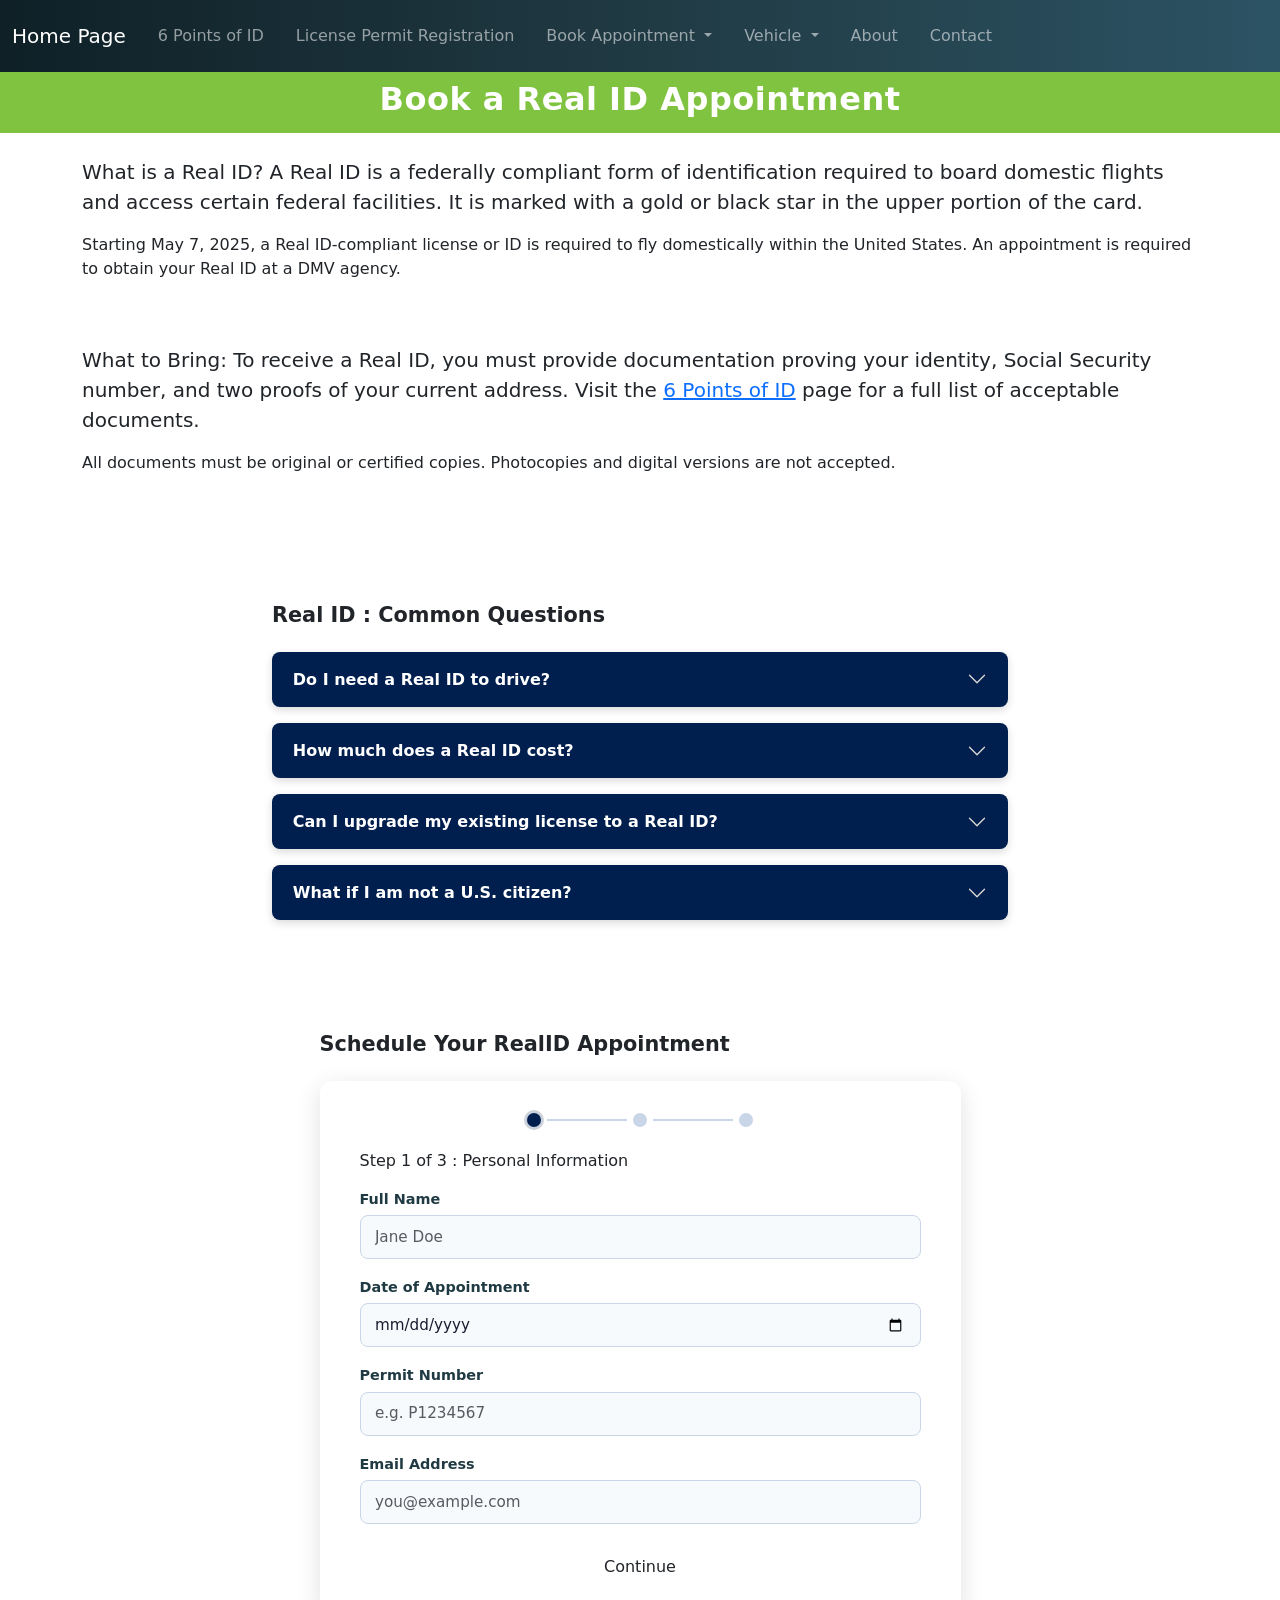
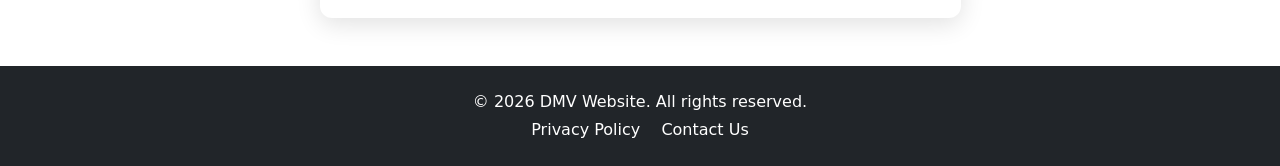
<file: real-id.html>
<!doctype html>
<html lang="en">
    <head>
        <meta charset="UTF-8" />
        <meta name="viewport" content="width=device-width, initial-scale=1.0" />
        <link
            href="https://cdn.jsdelivr.net/npm/bootstrap@5.3.0/dist/css/bootstrap.min.css"
            rel="stylesheet"
        />
        <link
            rel="stylesheet"
            type="text/css"
            media="screen"
            href="css/custom.css"
        />
        <link rel="stylesheet" href="css/vehicle-pages.css" />
        <link rel="stylesheet" href="css/appointment.css" />
        <title>Real ID</title>
    </head>

    <body>
        <!-- Navigation Bar -->
        <header>
            <nav
                class="navbar navbar-expand-lg navbar-dark navbar-gradient py-3 fixed-top"
            >
                <div class="container-fluid">
                    <a class="navbar-brand" href="index.html">Home Page</a>
                    <button
                        class="navbar-toggler"
                        type="button"
                        data-bs-toggle="collapse"
                        data-bs-target="#navbarNav"
                    >
                        <span class="navbar-toggler-icon"></span>
                    </button>
                    <div class="collapse navbar-collapse" id="navbarNav">
                        <ul class="navbar-nav">
                            <!-- 6 Points of ID -->
                            <li class="nav-item mx-2">
                                <a class="nav-link" href="six-points-of-id.html"
                                    >6 Points of ID</a
                                >
                            </li>

                            <!-- License Permit Registration -->
                            <li class="nav-item mx-2">
                                <a
                                    class="nav-link"
                                    href="license-permit-registration.html"
                                    >License Permit Registration</a
                                >
                            </li>

                            <!-- Book Appointment Dropdown -->
                            <li class="nav-item dropdown mx-2">
                                <a
                                    class="nav-link dropdown-toggle"
                                    href="#"
                                    role="button"
                                    data-bs-toggle="dropdown"
                                >
                                    Book Appointment
                                </a>
                                <ul class="dropdown-menu">
                                    <li>
                                        <a
                                            class="dropdown-item"
                                            href="real-id.html"
                                            >Real ID</a
                                        >
                                    </li>
                                    <li>
                                        <a
                                            class="dropdown-item"
                                            href="road-test.html"
                                            >Road Test</a
                                        >
                                    </li>
                                </ul>
                            </li>

                            <!-- Vehicle Dropdown -->
                            <li class="nav-item dropdown mx-2">
                                <a
                                    class="nav-link dropdown-toggle"
                                    href="#"
                                    role="button"
                                    data-bs-toggle="dropdown"
                                >
                                    Vehicle
                                </a>
                                <ul class="dropdown-menu">
                                    <li>
                                        <a
                                            class="dropdown-item"
                                            href="vehicle-registration.html"
                                            >Vehicle Registration</a
                                        >
                                    </li>
                                    <li>
                                        <a
                                            class="dropdown-item"
                                            href="vehicle-inspection.html"
                                            >Vehicle Inspection</a
                                        >
                                    </li>
                                </ul>
                            </li>

                            <!-- About -->
                            <li class="nav-item mx-2">
                                <a class="nav-link" href="about-us.html"
                                    >About</a
                                >
                            </li>

                            <!-- Contact -->
                            <li class="nav-item mx-2">
                                <a class="nav-link" href="contact-us.html"
                                    >Contact</a
                                >
                            </li>
                        </ul>
                    </div>
                </div>
            </nav>
        </header>

        <!-- Main Content -->
        <main class="page-background real-id-bg">
            <!-- Page Header -->
            <section class="welcome-banner">
                <div class="container text-center">
                    <h1 class="display-4">Book a Real ID Appointment</h1>
                </div>
            </section>

            <!-- Intro Section -->
            <div class="py-4 transparent-light">
                <div class="container">
                    <p class="lead">
                        <strong>What is a Real ID?</strong>
                        A Real ID is a federally compliant form of
                        identification required to board domestic flights and
                        access certain federal facilities. It is marked with a
                        gold or black star in the upper portion of the card.
                    </p>
                    <p>
                        Starting May 7, 2025, a Real ID-compliant license or ID
                        is required to fly domestically within the United
                        States. An appointment is required to obtain your Real
                        ID at a DMV agency.
                    </p>
                </div>
            </div>

            <!-- Requirements Section -->
            <div class="py-4 transparent-light">
                <div class="container">
                    <p class="lead">
                        <strong>What to Bring:</strong>
                        To receive a Real ID, you must provide documentation
                        proving your identity, Social Security number, and two
                        proofs of your current address. Visit the
                        <a href="six-points-of-id.html">6 Points of ID</a> page
                        for a full list of acceptable documents.
                    </p>
                    <p>
                        All documents must be original or certified copies.
                        Photocopies and digital versions are not accepted.
                    </p>
                </div>
            </div>

            <!-- FAQ Section -->
            <div class="py-5">
                <div class="container">
                    <div class="row justify-content-center">
                        <div class="col-lg-8">
                            <p><br /></p>
                            <h5 class="inspection-title mb-4">
                                Real ID : Common Questions
                            </h5>

                            <div
                                class="accordion custom-accordion"
                                id="realIdFaqAccordion"
                            >
                                <div class="accordion-item border-0 mb-3">
                                    <h2 class="accordion-header">
                                        <button
                                            class="accordion-button collapsed custom-accordion-btn"
                                            type="button"
                                            data-bs-toggle="collapse"
                                            data-bs-target="#ridOne"
                                            aria-expanded="false"
                                            aria-controls="ridOne"
                                        >
                                            Do I need a Real ID to drive?
                                        </button>
                                    </h2>
                                    <div
                                        id="ridOne"
                                        class="accordion-collapse collapse"
                                    >
                                        <div
                                            class="accordion-body custom-accordion-body"
                                        >
                                            No. A standard driver license is
                                            still valid for driving. The Real ID
                                            is required for boarding domestic
                                            flights and accessing certain
                                            federal buildings, not for
                                            operating a vehicle.
                                        </div>
                                    </div>
                                </div>

                                <div class="accordion-item border-0 mb-3">
                                    <h2 class="accordion-header">
                                        <button
                                            class="accordion-button collapsed custom-accordion-btn"
                                            type="button"
                                            data-bs-toggle="collapse"
                                            data-bs-target="#ridTwo"
                                            aria-expanded="false"
                                            aria-controls="ridTwo"
                                        >
                                            How much does a Real ID cost?
                                        </button>
                                    </h2>
                                    <div
                                        id="ridTwo"
                                        class="accordion-collapse collapse"
                                    >
                                        <div
                                            class="accordion-body custom-accordion-body"
                                        >
                                            The fee to obtain a Real
                                            ID-compliant license is the same as
                                            a standard license renewal. There
                                            may be an additional processing fee
                                            for new applicants. Contact your
                                            local DMV for the most current fee
                                            schedule.
                                        </div>
                                    </div>
                                </div>

                                <div class="accordion-item border-0 mb-3">
                                    <h2 class="accordion-header">
                                        <button
                                            class="accordion-button collapsed custom-accordion-btn"
                                            type="button"
                                            data-bs-toggle="collapse"
                                            data-bs-target="#ridThree"
                                            aria-expanded="false"
                                            aria-controls="ridThree"
                                        >
                                            Can I upgrade my existing license to
                                            a Real ID?
                                        </button>
                                    </h2>
                                    <div
                                        id="ridThree"
                                        class="accordion-collapse collapse"
                                    >
                                        <div
                                            class="accordion-body custom-accordion-body"
                                        >
                                            Yes. You can upgrade your existing
                                            standard driver license to a Real
                                            ID-compliant license at any DMV
                                            appointment. You will need to bring
                                            the required documentation and
                                            surrender your current license. A
                                            new license with a star indicator
                                            will be issued.
                                        </div>
                                    </div>
                                </div>

                                <div class="accordion-item border-0 mb-3">
                                    <h2 class="accordion-header">
                                        <button
                                            class="accordion-button collapsed custom-accordion-btn"
                                            type="button"
                                            data-bs-toggle="collapse"
                                            data-bs-target="#ridFour"
                                            aria-expanded="false"
                                            aria-controls="ridFour"
                                        >
                                            What if I am not a U.S. citizen?
                                        </button>
                                    </h2>
                                    <div
                                        id="ridFour"
                                        class="accordion-collapse collapse"
                                    >
                                        <div
                                            class="accordion-body custom-accordion-body"
                                        >
                                            Non-U.S. citizens may be eligible
                                            for a Real ID if they have lawful
                                            status in the United States.
                                            Acceptable documentation includes a
                                            valid visa, employment authorization
                                            document, or other proof of lawful
                                            presence. See the 6 Points of ID
                                            page for a full list of acceptable
                                            documents.
                                        </div>
                                    </div>
                                </div>
                            </div>
                        </div>
                    </div>
                </div>
            </div>
            <!-- Booking Form Section -->
            <div class="py-5 transparent-light">
                <div class="container">
                    <div class="row justify-content-center">
                        <div class="col-lg-7">
                            <h5 class="inspection-title mb-4">
                                Schedule Your RealID Appointment
                            </h5>
                            <div class="appointment-form-card">
                                <div id="road-test-form-container">
                                    <!-- Step indicators -->
                                    <div class="step-indicators mb-4">
                                        <span
                                            class="step-dot active"
                                            id="dot-1"
                                        ></span>
                                        <span class="step-line"></span>
                                        <span
                                            class="step-dot"
                                            id="dot-2"
                                        ></span>
                                        <span class="step-line"></span>
                                        <span
                                            class="step-dot"
                                            id="dot-3"
                                        ></span>
                                    </div>

                                    <!-- Step 1: Personal Info -->
                                    <div class="form-step" id="step-1">
                                        <h6 class="step-title mb-3">
                                            Step 1 of 3 : Personal Information
                                        </h6>
                                        <div class="mb-3">
                                            <label class="form-label appt-label"
                                                >Full Name</label
                                            >
                                            <input
                                                type="text"
                                                class="form-control appt-input"
                                                id="rt-name"
                                                placeholder="Jane Doe"
                                            />
                                        </div>
                                        <div class="mb-3">
                                            <label class="form-label appt-label"
                                                >Date of Appointment</label
                                            >
                                            <input
                                                type="date"
                                                class="form-control appt-input"
                                                id="rt-dob"
                                            />
                                        </div>
                                        <div class="mb-3">
                                            <label class="form-label appt-label"
                                                >Permit Number</label
                                            >
                                            <input
                                                type="text"
                                                class="form-control appt-input"
                                                id="rt-permit"
                                                placeholder="e.g. P1234567"
                                            />
                                        </div>
                                        <div class="mb-4">
                                            <label class="form-label appt-label"
                                                >Email Address</label
                                            >
                                            <input
                                                type="email"
                                                class="form-control appt-input"
                                                id="rt-email"
                                                placeholder="you@example.com"
                                            />
                                        </div>
                                        <button
                                            class="btn appt-btn-primary w-100"
                                        >
                                            Continue
                                        </button>
                                    </div>
                                </div>
                            </div>
                        </div>
                    </div>
                </div>
            </div>
        </main>

        <!-- Footer -->
        <footer class="bg-dark text-white py-4">
            <div class="container text-center">
                <p class="mb-1">
                    &copy; 2026 DMV Website. All rights reserved.
                </p>
                <p class="mb-0">
                    <a href="#" class="text-white text-decoration-none me-3"
                        >Privacy Policy</a
                    >
                    <a href="#" class="text-white text-decoration-none"
                        >Contact Us</a
                    >
                </p>
            </div>
        </footer>

        <!-- Bootstrap JS -->
        <script src="https://cdn.jsdelivr.net/npm/bootstrap@5.3.0/dist/js/bootstrap.bundle.min.js"></script>
    </body>
</html>
</file>
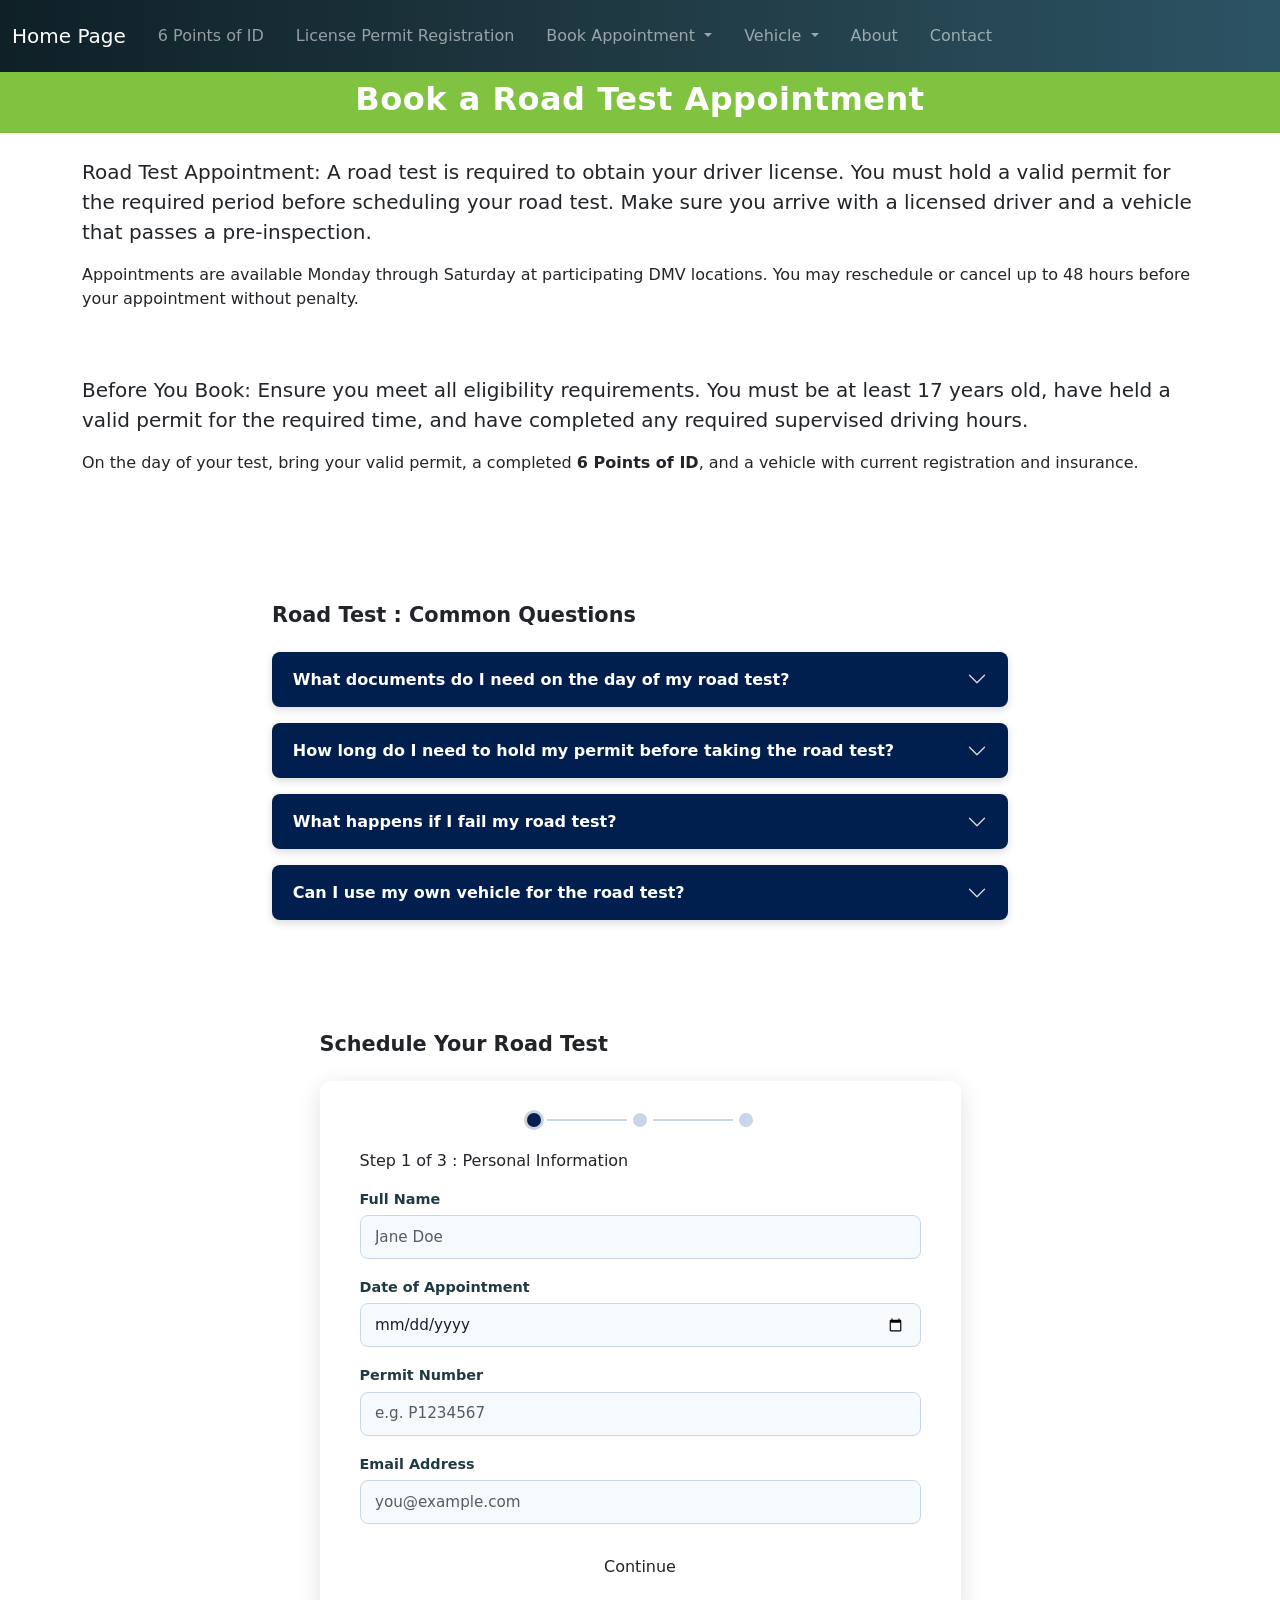
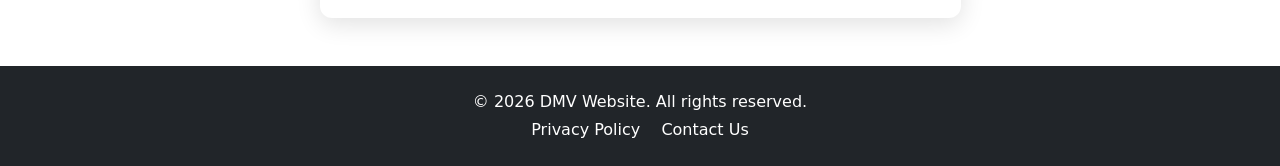
<file: road-test.html>
<!doctype html>
<html lang="en">
    <head>
        <meta charset="UTF-8" />
        <meta name="viewport" content="width=device-width, initial-scale=1.0" />
        <link
            href="https://cdn.jsdelivr.net/npm/bootstrap@5.3.0/dist/css/bootstrap.min.css"
            rel="stylesheet"
        />
        <link
            rel="stylesheet"
            type="text/css"
            media="screen"
            href="css/custom.css"
        />
        <link rel="stylesheet" href="css/vehicle-pages.css" />
        <link rel="stylesheet" href="css/appointment.css" />
        <title>Road Test</title>
    </head>

    <body>
        <!-- Navigation Bar -->
        <header>
            <nav
                class="navbar navbar-expand-lg navbar-dark navbar-gradient py-3 fixed-top"
            >
                <div class="container-fluid">
                    <a class="navbar-brand" href="index.html">Home Page</a>
                    <button
                        class="navbar-toggler"
                        type="button"
                        data-bs-toggle="collapse"
                        data-bs-target="#navbarNav"
                    >
                        <span class="navbar-toggler-icon"></span>
                    </button>
                    <div class="collapse navbar-collapse" id="navbarNav">
                        <ul class="navbar-nav">
                            <!-- 6 Points of ID -->
                            <li class="nav-item mx-2">
                                <a class="nav-link" href="six-points-of-id.html"
                                    >6 Points of ID</a
                                >
                            </li>

                            <!-- License Permit Registration -->
                            <li class="nav-item mx-2">
                                <a
                                    class="nav-link"
                                    href="license-permit-registration.html"
                                    >License Permit Registration</a
                                >
                            </li>

                            <!-- Book Appointment Dropdown -->
                            <li class="nav-item dropdown mx-2">
                                <a
                                    class="nav-link dropdown-toggle"
                                    href="#"
                                    role="button"
                                    data-bs-toggle="dropdown"
                                >
                                    Book Appointment
                                </a>
                                <ul class="dropdown-menu">
                                    <li>
                                        <a
                                            class="dropdown-item"
                                            href="real-id.html"
                                            >Real ID</a
                                        >
                                    </li>
                                    <li>
                                        <a
                                            class="dropdown-item"
                                            href="road-test.html"
                                            >Road Test</a
                                        >
                                    </li>
                                </ul>
                            </li>

                            <!-- Vehicle Dropdown -->
                            <li class="nav-item dropdown mx-2">
                                <a
                                    class="nav-link dropdown-toggle"
                                    href="#"
                                    role="button"
                                    data-bs-toggle="dropdown"
                                >
                                    Vehicle
                                </a>
                                <ul class="dropdown-menu">
                                    <li>
                                        <a
                                            class="dropdown-item"
                                            href="vehicle-registration.html"
                                            >Vehicle Registration</a
                                        >
                                    </li>
                                    <li>
                                        <a
                                            class="dropdown-item"
                                            href="vehicle-inspection.html"
                                            >Vehicle Inspection</a
                                        >
                                    </li>
                                </ul>
                            </li>

                            <!-- About -->
                            <li class="nav-item mx-2">
                                <a class="nav-link" href="about-us.html"
                                    >About</a
                                >
                            </li>

                            <!-- Contact -->
                            <li class="nav-item mx-2">
                                <a class="nav-link" href="contact-us.html"
                                    >Contact</a
                                >
                            </li>
                        </ul>
                    </div>
                </div>
            </nav>
        </header>

        <!-- Main Content -->
        <main class="page-background road-test-bg">
            <!-- Page Header -->
            <section class="welcome-banner">
                <div class="container text-center">
                    <h1 class="display-4">Book a Road Test Appointment</h1>
                </div>
            </section>

            <!-- Intro Section -->
            <div class="py-4 transparent-light">
                <div class="container">
                    <p class="lead">
                        <strong>Road Test Appointment:</strong>
                        A road test is required to obtain your driver license. You must hold a valid
                        permit for the required period before scheduling your road test. Make sure
                        you arrive with a licensed driver and a vehicle that passes a pre-inspection.
                    </p>
                    <p>
                        Appointments are available Monday through Saturday at participating DMV locations.
                        You may reschedule or cancel up to 48 hours before your appointment without penalty.
                    </p>
                </div>
            </div>

            <!-- Requirements Section -->
            <div class="py-4 transparent-light">
                <div class="container">
                    <p class="lead">
                        <strong>Before You Book:</strong>
                        Ensure you meet all eligibility requirements. You must be at least 17 years old,
                        have held a valid permit for the required time, and have completed any required
                        supervised driving hours.
                    </p>
                    <p>
                        On the day of your test, bring your valid permit, a completed
                        <strong>6 Points of ID</strong>, and a vehicle with current registration and insurance.
                    </p>
                </div>
            </div>

            <!-- FAQ Section -->
            <div class="py-5">
                <div class="container">
                    <div class="row justify-content-center">
                        <div class="col-lg-8">
                            <p><br /></p>
                            <h5 class="inspection-title mb-4">Road Test : Common Questions</h5>

                            <div class="accordion custom-accordion" id="roadTestFaqAccordion">
                                <div class="accordion-item border-0 mb-3">
                                    <h2 class="accordion-header">
                                        <button
                                            class="accordion-button collapsed custom-accordion-btn"
                                            type="button"
                                            data-bs-toggle="collapse"
                                            data-bs-target="#rtOne"
                                            aria-expanded="false"
                                            aria-controls="rtOne"
                                        >
                                            What documents do I need on the day of my road test?
                                        </button>
                                    </h2>
                                    <div id="rtOne" class="accordion-collapse collapse">
                                        <div class="accordion-body custom-accordion-body">
                                            You must bring your valid learner's permit, proof of identity
                                            (6 Points of ID), and a vehicle with current registration and
                                            insurance. The accompanying licensed driver must also have their
                                            license present.
                                        </div>
                                    </div>
                                </div>

                                <div class="accordion-item border-0 mb-3">
                                    <h2 class="accordion-header">
                                        <button
                                            class="accordion-button collapsed custom-accordion-btn"
                                            type="button"
                                            data-bs-toggle="collapse"
                                            data-bs-target="#rtTwo"
                                            aria-expanded="false"
                                            aria-controls="rtTwo"
                                        >
                                            How long do I need to hold my permit before taking the road test?
                                        </button>
                                    </h2>
                                    <div id="rtTwo" class="accordion-collapse collapse">
                                        <div class="accordion-body custom-accordion-body">
                                            Most applicants must hold their permit for a minimum of one year
                                            before scheduling a road test. If you are under 21, you must also
                                            complete the required supervised driving hours.
                                        </div>
                                    </div>
                                </div>

                                <div class="accordion-item border-0 mb-3">
                                    <h2 class="accordion-header">
                                        <button
                                            class="accordion-button collapsed custom-accordion-btn"
                                            type="button"
                                            data-bs-toggle="collapse"
                                            data-bs-target="#rtThree"
                                            aria-expanded="false"
                                            aria-controls="rtThree"
                                        >
                                            What happens if I fail my road test?
                                        </button>
                                    </h2>
                                    <div id="rtThree" class="accordion-collapse collapse">
                                        <div class="accordion-body custom-accordion-body">
                                            If you do not pass your road test, you may reschedule after a
                                            waiting period. There is no limit on the number of attempts, but
                                            each re-test requires a new appointment and applicable fees.
                                        </div>
                                    </div>
                                </div>

                                <div class="accordion-item border-0 mb-3">
                                    <h2 class="accordion-header">
                                        <button
                                            class="accordion-button collapsed custom-accordion-btn"
                                            type="button"
                                            data-bs-toggle="collapse"
                                            data-bs-target="#rtFour"
                                            aria-expanded="false"
                                            aria-controls="rtFour"
                                        >
                                            Can I use my own vehicle for the road test?
                                        </button>
                                    </h2>
                                    <div id="rtFour" class="accordion-collapse collapse">
                                        <div class="accordion-body custom-accordion-body">
                                            Yes. You are required to provide your own vehicle for the road test.
                                            The vehicle must be in safe working condition, properly registered,
                                            and insured. The examiner will perform a brief pre-inspection before
                                            the test begins.
                                        </div>
                                    </div>
                                </div>
                            </div>
                        </div>
                    </div>
                </div>
            </div>

            <!-- Booking Form Section -->
            <div class="py-5 transparent-light">
                <div class="container">
                    <div class="row justify-content-center">
                        <div class="col-lg-7">
                            <h5 class="inspection-title mb-4">Schedule Your Road Test</h5>
                            <div class="appointment-form-card">
                                <div id="road-test-form-container">
                                    <!-- Step indicators -->
                                    <div class="step-indicators mb-4">
                                        <span class="step-dot active" id="dot-1"></span>
                                        <span class="step-line"></span>
                                        <span class="step-dot" id="dot-2"></span>
                                        <span class="step-line"></span>
                                        <span class="step-dot" id="dot-3"></span>
                                    </div>

                                    <!-- Step 1: Personal Info -->
                                    <div class="form-step" id="step-1">
                                        <h6 class="step-title mb-3">Step 1 of 3 : Personal Information</h6>
                                        <div class="mb-3">
                                            <label class="form-label appt-label">Full Name</label>
                                            <input type="text" class="form-control appt-input" id="rt-name" placeholder="Jane Doe" />
                                        </div>
                                        <div class="mb-3">
                                            <label class="form-label appt-label">Date of Appointment</label>
                                            <input type="date" class="form-control appt-input" id="rt-dob" />
                                        </div>
                                        <div class="mb-3">
                                            <label class="form-label appt-label">Permit Number</label>
                                            <input type="text" class="form-control appt-input" id="rt-permit" placeholder="e.g. P1234567" />
                                        </div>
                                        <div class="mb-4">
                                            <label class="form-label appt-label">Email Address</label>
                                            <input type="email" class="form-control appt-input" id="rt-email" placeholder="you@example.com" />
                                        </div>
                                        <button class="btn appt-btn-primary w-100">Continue</button>
                                    </div>
                            </div>
                        </div>
                    </div>
                </div>
            </div>
        </main>

        <!-- Footer -->
        <footer class="bg-dark text-white py-4">
            <div class="container text-center">
                <p class="mb-1">
                    &copy; 2026 DMV Website. All rights reserved.
                </p>
                <p class="mb-0">
                    <a href="#" class="text-white text-decoration-none me-3"
                        >Privacy Policy</a
                    >
                    <a href="#" class="text-white text-decoration-none"
                        >Contact Us</a
                    >
                </p>
            </div>
        </footer>

        <!-- Bootstrap JS -->
        <script src="https://cdn.jsdelivr.net/npm/bootstrap@5.3.0/dist/js/bootstrap.bundle.min.js"></script>
    </body>
</html>
</file>
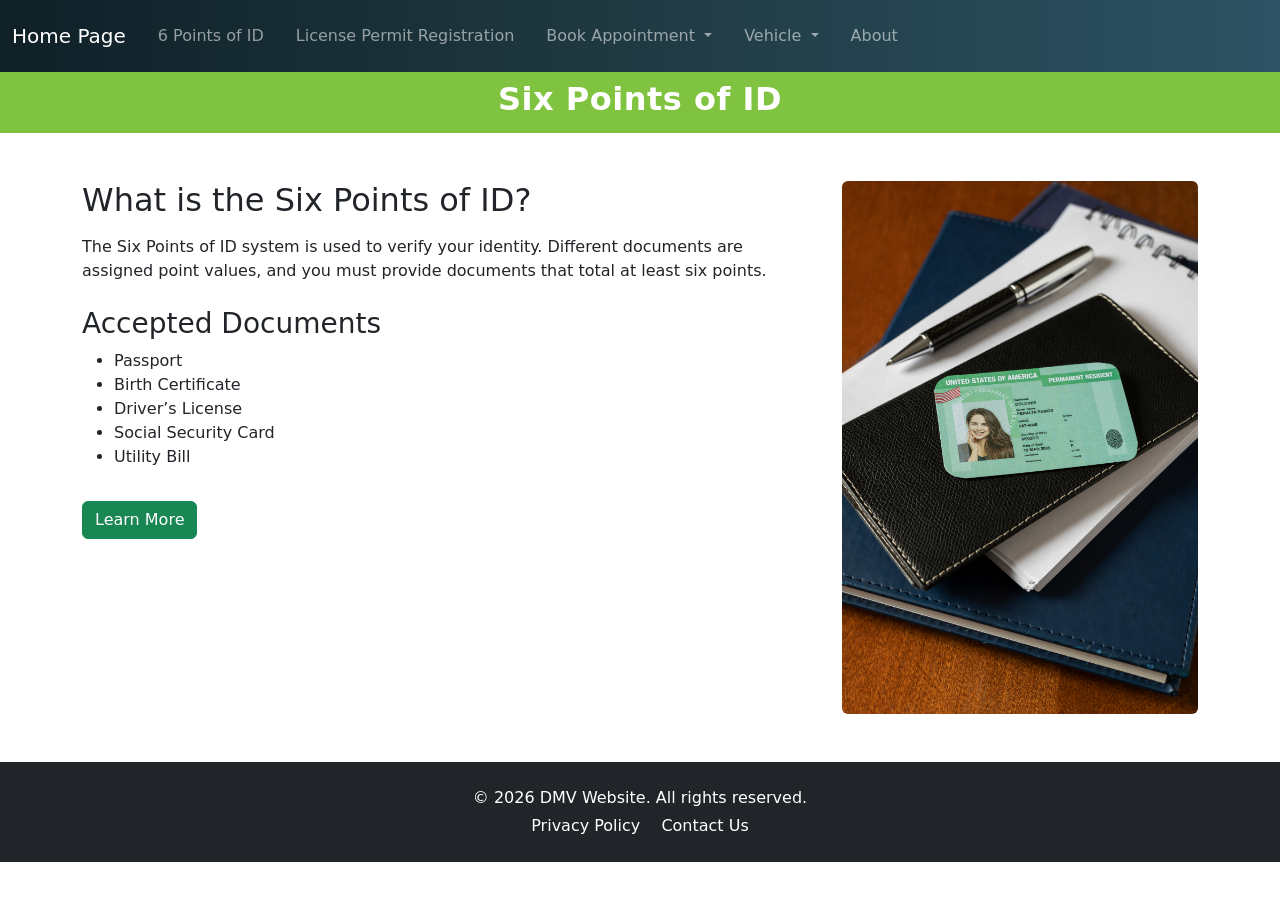
<file: six-points-of-id.html>
<!doctype html>
<html lang="en">
    <head>
        <meta charset="UTF-8" />
        <meta name="viewport" content="width=device-width, initial-scale=1.0" />
        <link
            href="https://cdn.jsdelivr.net/npm/bootstrap@5.3.0/dist/css/bootstrap.min.css"
            rel="stylesheet"
        />
        <link
            href="https://cdn.jsdelivr.net/npm/bootstrap-icons/font/bootstrap-icons.css"
            rel="stylesheet"
        />
        <link
            rel="stylesheet"
            type="text/css"
            media="screen"
            href="css/custom.css"
        />
        <title>Document</title>
    </head>

    <body>
        <!-- Navigation Bar -->
        <header>
            <nav
                class="navbar navbar-expand-lg navbar-dark navbar-gradient py-3 fixed-top"
            >
                <div class="container-fluid">
                    <a class="navbar-brand" href="index.html">Home Page</a>
                    <button
                        class="navbar-toggler"
                        type="button"
                        data-bs-toggle="collapse"
                        data-bs-target="#navbarNav"
                    >
                        <span class="navbar-toggler-icon"></span>
                    </button>
                    <div class="collapse navbar-collapse" id="navbarNav">
                        <ul class="navbar-nav">
                            <!-- 6 Points of ID -->
                            <li class="nav-item mx-2">
                                <a class="nav-link" href="six-points-of-id.html"
                                    >6 Points of ID</a
                                >
                            </li>

                            <!-- License Permit Registration -->
                            <li class="nav-item mx-2">
                                <a
                                    class="nav-link"
                                    href="license-permit-registration.html"
                                    >License Permit Registration</a
                                >
                            </li>

                            <!-- Book Appointment Dropdown -->
                            <li class="nav-item dropdown mx-2">
                                <a
                                    class="nav-link dropdown-toggle"
                                    href="#"
                                    role="button"
                                    data-bs-toggle="dropdown"
                                >
                                    Book Appointment
                                </a>
                                <ul class="dropdown-menu">
                                    <li>
                                        <a
                                            class="dropdown-item"
                                            href="real-id.html"
                                            >Real ID</a
                                        >
                                    </li>
                                    <li>
                                        <a
                                            class="dropdown-item"
                                            href="road-test.html"
                                            >Road Test</a
                                        >
                                    </li>
                                </ul>
                            </li>

                            <!-- Vehicle Dropdown -->
                            <li class="nav-item dropdown mx-2">
                                <a
                                    class="nav-link dropdown-toggle"
                                    href="#"
                                    role="button"
                                    data-bs-toggle="dropdown"
                                >
                                    Vehicle
                                </a>
                                <ul class="dropdown-menu">
                                    <li>
                                        <a
                                            class="dropdown-item"
                                            href="vehicle-registration.html"
                                            >Vehicle Registration</a
                                        >
                                    </li>
                                    <li>
                                        <a
                                            class="dropdown-item"
                                            href="vehicle-inspection.html"
                                            >Vehicle Inspection</a
                                        >
                                    </li>
                                </ul>
                            </li>

                            <!-- About -->
                            <li class="nav-item mx-2">
                                <a class="nav-link" href="about-us.html"
                                    >About</a
                                >
                            </li>
                        </ul>
                    </div>
                </div>
            </nav>
        </header>

        <main>
            <!-- Page Header -->
            <section class="welcome-banner">
                <div class="container text-center">
                    <h1 class="display-4">Six Points of ID</h1>
                </div>
            </section>

            <!-- Content Section -->
            <div class="container py-5">
                <div class="row">
                    <div class="col-md-8">
                        <h2 class="mb-3">What is the Six Points of ID?</h2>
                        <p>
                            The Six Points of ID system is used to verify your
                            identity. Different documents are assigned point
                            values, and you must provide documents that total at
                            least six points.
                        </p>

                        <h3 class="mt-4">Accepted Documents</h3>
                        <ul>
                            <li>Passport</li>
                            <li>Birth Certificate</li>
                            <li>Driver’s License</li>
                            <li>Social Security Card</li>
                            <li>Utility Bill</li>
                        </ul>

                        <button
                            id="learnMoreBtn"
                            class="btn btn-success mt-3"
                            onclick="toggleMoreInfo()"
                        >
                            Learn More
                        </button>

                        <!-- Hidden content -->
                        <div id="moreInfo" class="mt-4" style="display: none">
                            <h4>Example Documents</h4>
                            <ul class="list-group list-group-flush">
                                <li class="list-group-item">
                                    <i
                                        class="bi bi-passport me-2 text-primary"
                                    ></i
                                    >Passport - 5 Points
                                </li>
                                <li class="list-group-item">
                                    <i
                                        class="bi bi-file-earmark-text me-2 text-success"
                                    ></i
                                    >Birth Certificate - 4 Points
                                </li>
                                <li class="list-group-item">
                                    <i
                                        class="bi bi-person-badge me-2 text-warning"
                                    ></i
                                    >Driver’s License - 3 Points
                                </li>
                                <li class="list-group-item">
                                    <i
                                        class="bi bi-card-text me-2 text-danger"
                                    ></i
                                    >Social Security Card - 2 Points
                                </li>
                                <li class="list-group-item">
                                    <i class="bi bi-house me-2 text-info"></i
                                    >Utility Bill - 1 Point
                                </li>
                            </ul>
                        </div>
                    </div>
                    <div class="col-md-4">
                        <img
                            src="images/id.jpg"
                            alt="Six Points of ID"
                            class="w-100 h-100 rounded"
                        />
                    </div>
                </div>
            </div>
        </main>

        <!-- Footer -->
        <footer class="bg-dark text-white py-4">
            <div class="container text-center">
                <p class="mb-1">
                    &copy; 2026 DMV Website. All rights reserved.
                </p>
                <p class="mb-0">
                    <a href="#" class="text-white text-decoration-none me-3"
                        >Privacy Policy</a
                    >
                    <a href="#" class="text-white text-decoration-none"
                        >Contact Us</a
                    >
                </p>
            </div>
        </footer>

        <!-- Bootstrap JS -->
        <script src="https://cdn.jsdelivr.net/npm/bootstrap@5.3.0/dist/js/bootstrap.bundle.min.js"></script>
        <!-- Custom JS -->
        <script src="js/six-points-of-id.js"></script>
    </body>
</html>
</file>
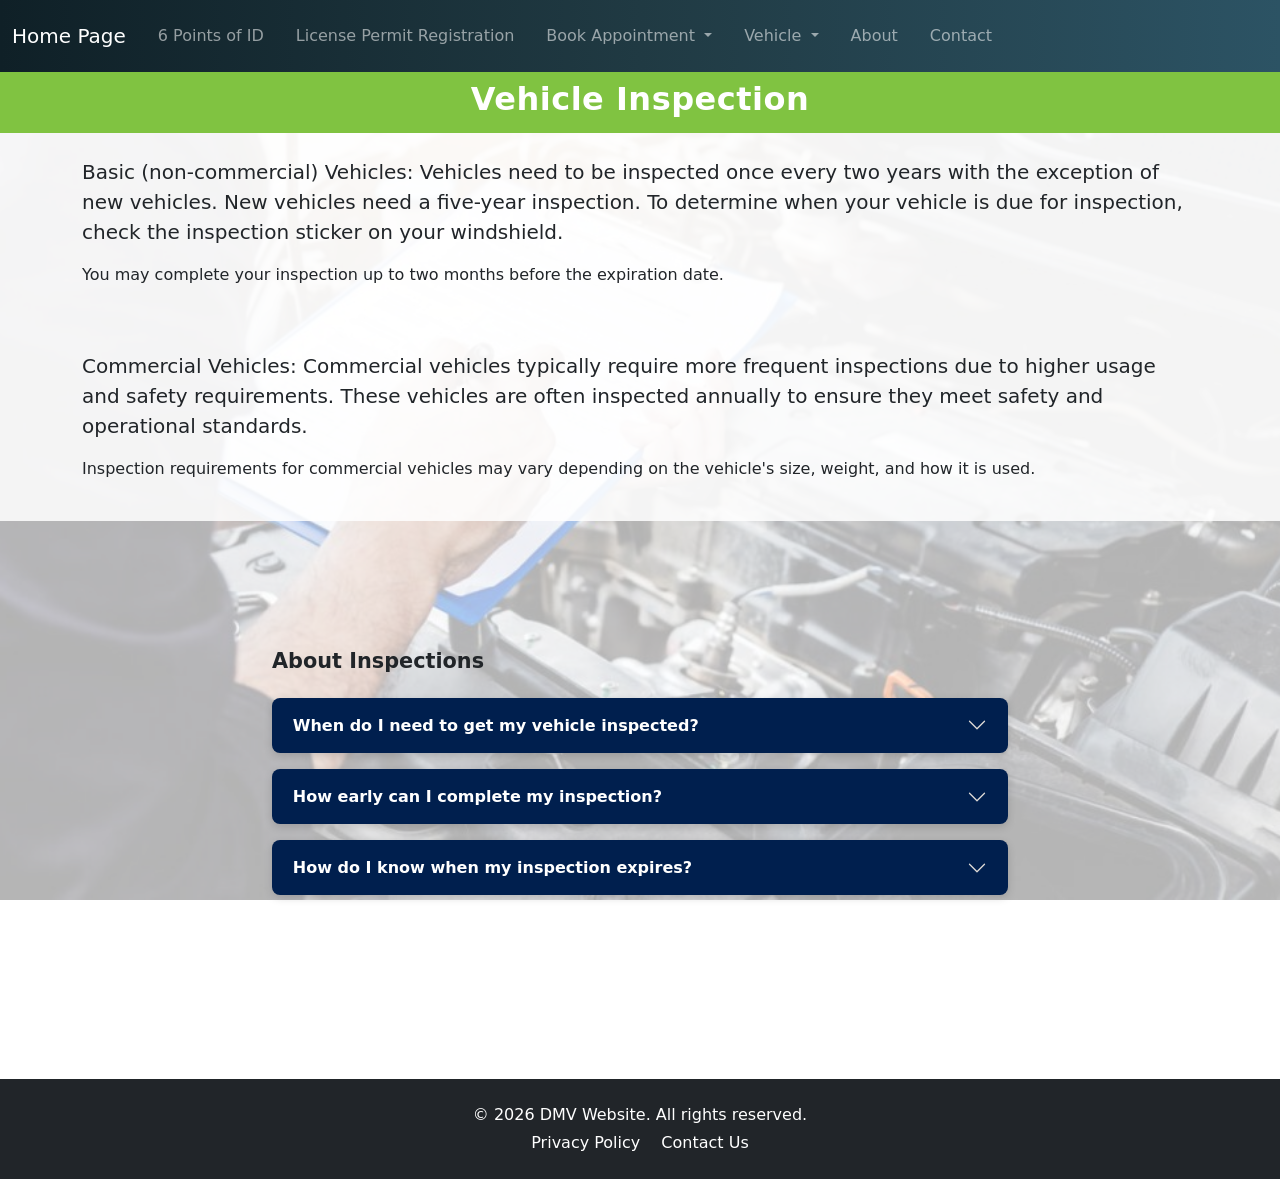
<file: vehicle-inspection.html>
<!doctype html>
<html lang="en">
    <head>
        <meta charset="UTF-8" />
        <meta name="viewport" content="width=device-width, initial-scale=1.0" />
        <title>Vehicle Inspection</title>

        <link
            href="https://cdn.jsdelivr.net/npm/bootstrap@5.3.0/dist/css/bootstrap.min.css"
            rel="stylesheet"
        />

        <link
            rel="stylesheet"
            type="text/css"
            media="screen"
            href="css/custom.css"
        />
        <link rel="stylesheet" href="css/vehicle-pages.css" />
    </head>

    <body>
        <!-- Navigation Bar -->
        <header>
            <nav
                class="navbar navbar-expand-lg navbar-dark navbar-gradient py-3 fixed-top"
            >
                <div class="container-fluid">
                    <a class="navbar-brand" href="index.html">Home Page</a>
                    <button
                        class="navbar-toggler"
                        type="button"
                        data-bs-toggle="collapse"
                        data-bs-target="#navbarNav"
                    >
                        <span class="navbar-toggler-icon"></span>
                    </button>
                    <div class="collapse navbar-collapse" id="navbarNav">
                        <ul class="navbar-nav">
                            <!-- 6 Points of ID -->
                            <li class="nav-item mx-2">
                                <a class="nav-link" href="six-points-of-id.html"
                                    >6 Points of ID</a
                                >
                            </li>

                            <!-- License Permit Registration -->
                            <li class="nav-item mx-2">
                                <a
                                    class="nav-link"
                                    href="license-permit-registration.html"
                                    >License Permit Registration</a
                                >
                            </li>

                            <!-- Book Appointment Dropdown -->
                            <li class="nav-item dropdown mx-2">
                                <a
                                    class="nav-link dropdown-toggle"
                                    href="#"
                                    role="button"
                                    data-bs-toggle="dropdown"
                                >
                                    Book Appointment
                                </a>
                                <ul class="dropdown-menu">
                                    <li>
                                        <a
                                            class="dropdown-item"
                                            href="real-id.html"
                                            >Real ID</a
                                        >
                                    </li>
                                    <li>
                                        <a
                                            class="dropdown-item"
                                            href="road-test.html"
                                            >Road Test</a
                                        >
                                    </li>
                                </ul>
                            </li>

                            <!-- Vehicle Dropdown -->
                            <li class="nav-item dropdown mx-2">
                                <a
                                    class="nav-link dropdown-toggle"
                                    href="#"
                                    role="button"
                                    data-bs-toggle="dropdown"
                                >
                                    Vehicle
                                </a>
                                <ul class="dropdown-menu">
                                    <li>
                                        <a
                                            class="dropdown-item"
                                            href="vehicle-registration.html"
                                            >Vehicle Registration</a
                                        >
                                    </li>
                                    <li>
                                        <a
                                            class="dropdown-item"
                                            href="vehicle-inspection.html"
                                            >Vehicle Inspection</a
                                        >
                                    </li>
                                </ul>
                            </li>

                            <!-- About -->
                            <li class="nav-item mx-2">
                                <a class="nav-link" href="about-us.html"
                                    >About</a
                                >
                            </li>

                            <!-- Contact -->
                            <li class="nav-item mx-2">
                                <a class="nav-link" href="contact-us.html"
                                    >Contact</a
                                >
                            </li>
                        </ul>
                    </div>
                </div>
            </nav>
        </header>

        <!-- Main Content -->
        <main class="page-background inspection-bg">
            <!-- Page Header -->
            <section class="welcome-banner">
                <div class="container text-center">
                    <h1 class="display-4">Vehicle Inspection</h1>
                </div>
            </section>

            <!-- Information Section -->
            <div class="py-4 transparent-light">
                <div class="container">
                    <p class="lead">
                        <strong>Basic (non-commercial) Vehicles:</strong>
                        Vehicles need to be inspected once every two years with
                        the exception of new vehicles. New vehicles need a
                        five-year inspection. To determine when your vehicle is
                        due for inspection, check the inspection sticker on your
                        windshield.
                    </p>

                    <p>
                        You may complete your inspection up to two months before
                        the expiration date.
                    </p>
                </div>
            </div>

            <!-- Additional Vehicle Type -->
            <div class="py-4 transparent-light">
                <div class="container">
                    <p class="lead">
                        <strong>Commercial Vehicles:</strong>
                        Commercial vehicles typically require more frequent
                        inspections due to higher usage and safety requirements.
                        These vehicles are often inspected annually to ensure
                        they meet safety and operational standards.
                    </p>

                    <p>
                        Inspection requirements for commercial vehicles may vary
                        depending on the vehicle's size, weight, and how it is
                        used.
                    </p>
                </div>
            </div>

            <!-- About Inspections -->
            <div class="py-5">
                <div class="container">
                    <div class="row justify-content-center">
                        <div class="col-lg-8">
                            <p><br /></p>
                            <p><br /></p>
                            <h5 class="inspection-title mb-4">
                                About Inspections
                            </h5>

                            <div
                                class="accordion custom-accordion"
                                id="inspectionAccordion"
                            >
                                <div class="accordion-item border-0 mb-3">
                                    <h2 class="accordion-header">
                                        <button
                                            class="accordion-button collapsed custom-accordion-btn"
                                            type="button"
                                            data-bs-toggle="collapse"
                                            data-bs-target="#collapseOne"
                                            aria-expanded="false"
                                            aria-controls="collapseOne"
                                        >
                                            When do I need to get my vehicle
                                            inspected?
                                        </button>
                                    </h2>

                                    <div
                                        id="collapseOne"
                                        class="accordion-collapse collapse"
                                    >
                                        <div
                                            class="accordion-body custom-accordion-body"
                                        >
                                            Most basic, non-commercial vehicles
                                            require inspection every two years.
                                            New vehicles typically require a
                                            five-year inspection.
                                        </div>
                                    </div>
                                </div>

                                <div class="accordion-item border-0 mb-3">
                                    <h2 class="accordion-header">
                                        <button
                                            class="accordion-button collapsed custom-accordion-btn"
                                            type="button"
                                            data-bs-toggle="collapse"
                                            data-bs-target="#collapseTwo"
                                            aria-expanded="false"
                                            aria-controls="collapseTwo"
                                        >
                                            How early can I complete my
                                            inspection?
                                        </button>
                                    </h2>

                                    <div
                                        id="collapseTwo"
                                        class="accordion-collapse collapse"
                                    >
                                        <div
                                            class="accordion-body custom-accordion-body"
                                        >
                                            You may complete your inspection up
                                            to two months before the expiration
                                            date listed on your inspection
                                            sticker.
                                        </div>
                                    </div>
                                </div>

                                <div class="accordion-item border-0 mb-3">
                                    <h2 class="accordion-header">
                                        <button
                                            class="accordion-button collapsed custom-accordion-btn"
                                            type="button"
                                            data-bs-toggle="collapse"
                                            data-bs-target="#collapseThree"
                                            aria-expanded="false"
                                            aria-controls="collapseThree"
                                        >
                                            How do I know when my inspection
                                            expires?
                                        </button>
                                    </h2>

                                    <div
                                        id="collapseThree"
                                        class="accordion-collapse collapse"
                                    >
                                        <div
                                            class="accordion-body custom-accordion-body"
                                        >
                                            Check the inspection sticker on your
                                            windshield to see your current
                                            inspection expiration date.
                                        </div>
                                    </div>
                                </div>
                            </div>
                        </div>
                        <p><br /></p>
                        <p><br /></p>
                        <p><br /></p>
                    </div>
                </div>
            </div>
        </main>

        <!-- Footer -->
        <footer class="bg-dark text-white py-4">
            <div class="container text-center">
                <p class="mb-1">
                    &copy; 2026 DMV Website. All rights reserved.
                </p>
                <p class="mb-0">
                    <a href="#" class="text-white text-decoration-none me-3">
                        Privacy Policy
                    </a>
                    <a href="#" class="text-white text-decoration-none">
                        Contact Us
                    </a>
                </p>
            </div>
        </footer>

        <!-- Bootstrap JS -->
        <script src="https://cdn.jsdelivr.net/npm/bootstrap@5.3.0/dist/js/bootstrap.bundle.min.js"></script>
    </body>
</html>
</file>
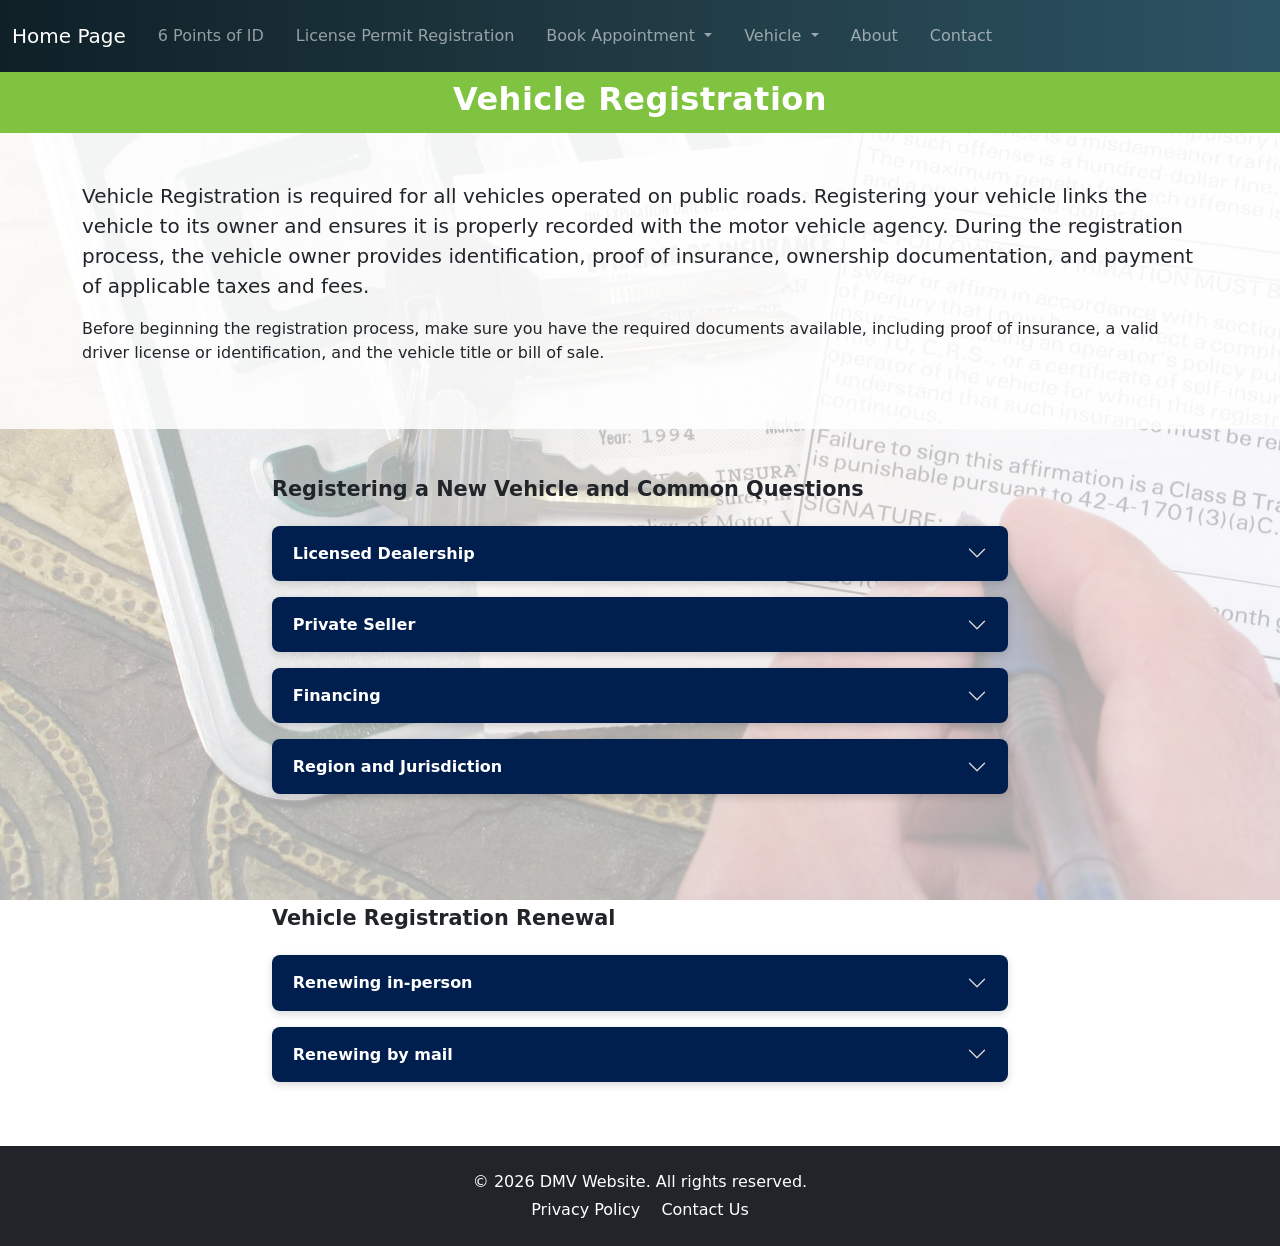
<file: vehicle-registration.html>
<!doctype html>
<html lang="en">
    <head>
        <meta charset="UTF-8" />
        <meta name="viewport" content="width=device-width, initial-scale=1.0" />
        <link
            href="https://cdn.jsdelivr.net/npm/bootstrap@5.3.0/dist/css/bootstrap.min.css"
            rel="stylesheet"
        />
        <link
            rel="stylesheet"
            type="text/css"
            media="screen"
            href="css/custom.css"
        />
        <link rel="stylesheet" href="css/vehicle-pages.css" />
        <title>Vehicle Registration</title>
    </head>

    <body>
        <!-- Navigation Bar -->
        <header>
            <nav
                class="navbar navbar-expand-lg navbar-dark navbar-gradient py-3 fixed-top"
            >
                <div class="container-fluid">
                    <a class="navbar-brand" href="index.html">Home Page</a>
                    <button
                        class="navbar-toggler"
                        type="button"
                        data-bs-toggle="collapse"
                        data-bs-target="#navbarNav"
                    >
                        <span class="navbar-toggler-icon"></span>
                    </button>
                    <div class="collapse navbar-collapse" id="navbarNav">
                        <ul class="navbar-nav">
                            <!-- 6 Points of ID -->
                            <li class="nav-item mx-2">
                                <a class="nav-link" href="six-points-of-id.html"
                                    >6 Points of ID</a
                                >
                            </li>

                            <!-- License Permit Registration -->
                            <li class="nav-item mx-2">
                                <a
                                    class="nav-link"
                                    href="license-permit-registration.html"
                                    >License Permit Registration</a
                                >
                            </li>

                            <!-- Book Appointment Dropdown -->
                            <li class="nav-item dropdown mx-2">
                                <a
                                    class="nav-link dropdown-toggle"
                                    href="#"
                                    role="button"
                                    data-bs-toggle="dropdown"
                                >
                                    Book Appointment
                                </a>
                                <ul class="dropdown-menu">
                                    <li>
                                        <a
                                            class="dropdown-item"
                                            href="real-id.html"
                                            >Real ID</a
                                        >
                                    </li>
                                    <li>
                                        <a
                                            class="dropdown-item"
                                            href="road-test.html"
                                            >Road Test</a
                                        >
                                    </li>
                                </ul>
                            </li>

                            <!-- Vehicle Dropdown -->
                            <li class="nav-item dropdown mx-2">
                                <a
                                    class="nav-link dropdown-toggle"
                                    href="#"
                                    role="button"
                                    data-bs-toggle="dropdown"
                                >
                                    Vehicle
                                </a>
                                <ul class="dropdown-menu">
                                    <li>
                                        <a
                                            class="dropdown-item"
                                            href="vehicle-registration.html"
                                            >Vehicle Registration</a
                                        >
                                    </li>
                                    <li>
                                        <a
                                            class="dropdown-item"
                                            href="vehicle-inspection.html"
                                            >Vehicle Inspection</a
                                        >
                                    </li>
                                </ul>
                            </li>

                            <!-- About -->
                            <li class="nav-item mx-2">
                                <a class="nav-link" href="about-us.html"
                                    >About</a
                                >
                            </li>

                            <!-- Contact -->
                            <li class="nav-item mx-2">
                                <a class="nav-link" href="contact-us.html"
                                    >Contact</a
                                >
                            </li>
                        </ul>
                    </div>
                </div>
            </nav>
        </header>

        <!-- Main Content -->
        <main class="page-background registration-bg">
            <!-- Page Header -->
            <section class="welcome-banner">
                <div class="container text-center">
                    <h1 class="display-4">Vehicle Registration</h1>
                </div>
            </section>

            <div class="py-5 transparent-light">
                <div class="container">
                    <p class="lead">
                        <strong>Vehicle Registration</strong>
                        is required for all vehicles operated on public roads.
                        Registering your vehicle links the vehicle to its owner
                        and ensures it is properly recorded with the motor
                        vehicle agency. During the registration process, the
                        vehicle owner provides identification, proof of
                        insurance, ownership documentation, and payment of
                        applicable taxes and fees.
                    </p>

                    <p>
                        Before beginning the registration process, make sure you
                        have the required documents available, including proof
                        of insurance, a valid driver license or identification,
                        and the vehicle title or bill of sale.
                    </p>
                </div>
            </div>

            <!-- About Inspections -->
            <div class="py-5">
                <div class="container">
                    <div class="row justify-content-center">
                        <div class="col-lg-8">
                            <h5 class="inspection-title mb-4">
                                Registering a New Vehicle and Common Questions
                            </h5>

                            <div class="accordion custom-accordion">
                                <div class="accordion-item border-0 mb-3">
                                    <h2 class="accordion-header">
                                        <button
                                            class="accordion-button collapsed custom-accordion-btn"
                                            type="button"
                                            data-bs-toggle="collapse"
                                            data-bs-target="#collapseOne"
                                            aria-expanded="false"
                                            aria-controls="collapseOne"
                                        >
                                            Licensed Dealership
                                        </button>
                                    </h2>

                                    <div
                                        id="collapseOne"
                                        class="accordion-collapse collapse"
                                    >
                                        <div
                                            class="accordion-body custom-accordion-body"
                                        >
                                            When purchasing a vehicle from a
                                            licensed dealership, the dealership
                                            will typically handle most of the
                                            required paperwork on your behalf.
                                            This often includes submitting the
                                            vehicle title transfer, registration
                                            application, and any applicable
                                            taxes and fees to the motor vehicle
                                            authority. In many cases, the
                                            dealership will provide temporary
                                            registration or license plates so
                                            the vehicle can be legally driven
                                            while the official documents are
                                            processed.
                                        </div>
                                    </div>
                                </div>

                                <div class="accordion-item border-0 mb-3">
                                    <h2 class="accordion-header">
                                        <button
                                            class="accordion-button collapsed custom-accordion-btn"
                                            type="button"
                                            data-bs-toggle="collapse"
                                            data-bs-target="#collapseTwo"
                                            aria-expanded="false"
                                            aria-controls="collapseTwo"
                                        >
                                            Private Seller
                                        </button>
                                    </h2>

                                    <div
                                        id="collapseTwo"
                                        class="accordion-collapse collapse"
                                    >
                                        <div
                                            class="accordion-body custom-accordion-body"
                                        >
                                            If you purchase a used vehicle from
                                            a private seller, auction, or other
                                            non-dealership source, you are
                                            generally responsible for completing
                                            the vehicle registration and title
                                            transfer yourself. To do this, you
                                            must visit or schedule an
                                            appointment with your local motor
                                            vehicle agency or licensing office.
                                            During this process, you may be
                                            required to provide several
                                            documents, such as: <br />
                                            - The signed vehicle title from the
                                            previous owner<br />
                                            - A bill of sale or proof of
                                            purchase<br />
                                            - Valid identification<br />
                                            - Proof of insurance coverage<br />
                                            - Payment for applicable taxes,
                                            title fees, and registration fees
                                        </div>
                                    </div>
                                </div>

                                <div class="accordion-item border-0 mb-3">
                                    <h2 class="accordion-header">
                                        <button
                                            class="accordion-button collapsed custom-accordion-btn"
                                            type="button"
                                            data-bs-toggle="collapse"
                                            data-bs-target="#collapseThree"
                                            aria-expanded="false"
                                            aria-controls="collapseThree"
                                        >
                                            Financing
                                        </button>
                                    </h2>

                                    <div
                                        id="collapseThree"
                                        class="accordion-collapse collapse"
                                    >
                                        <div
                                            class="accordion-body custom-accordion-body"
                                        >
                                            If the vehicle was purchased without
                                            financing, the seller or dealership
                                            may provide you with the original
                                            title and supporting paperwork so
                                            that you can complete the title
                                            transfer and registration yourself.
                                            If the vehicle is financed, the
                                            lending institution may hold the
                                            title until the loan has been paid
                                            in full.
                                        </div>
                                    </div>
                                </div>

                                <div class="accordion-item border-0 mb-3">
                                    <h2 class="accordion-header">
                                        <button
                                            class="accordion-button collapsed custom-accordion-btn"
                                            type="button"
                                            data-bs-toggle="collapse"
                                            data-bs-target="#collapseFour"
                                            aria-expanded="false"
                                            aria-controls="collapseFour"
                                        >
                                            Region and Jurisdiction
                                        </button>
                                    </h2>

                                    <div
                                        id="collapseFour"
                                        class="accordion-collapse collapse"
                                    >
                                        <div
                                            class="accordion-body custom-accordion-body"
                                        >
                                            Vehicles brought in from another
                                            region or jurisdiction may require
                                            additional steps before registration
                                            can be completed. These steps may
                                            include a vehicle identification
                                            number (VIN) verification, emissions
                                            inspection, or safety inspection
                                            depending on local regulations.
                                        </div>
                                    </div>
                                </div>
                            </div>
                        </div>
                    </div>
                </div>
            </div>
            <!-- About Inspections -->
            <div class="py-5">
                <div class="container">
                    <div class="row justify-content-center">
                        <div class="col-lg-8">
                            <h5 class="inspection-title mb-4">
                                Vehicle Registration Renewal
                            </h5>

                            <div class="accordion custom-accordion">
                                <div class="accordion-item border-0 mb-3">
                                    <h2 class="accordion-header">
                                        <button
                                            class="accordion-button collapsed custom-accordion-btn"
                                            type="button"
                                            data-bs-toggle="collapse"
                                            data-bs-target="#collapseOneRenewal"
                                            aria-expanded="false"
                                            aria-controls="collapseOneRenewal"
                                        >
                                            Renewing in-person
                                        </button>
                                    </h2>

                                    <div
                                        id="collapseOneRenewal"
                                        class="accordion-collapse collapse"
                                    >
                                        <div
                                            class="accordion-body custom-accordion-body"
                                        >
                                            - Registration Renewal Notice or
                                            Vehicle Identification Number <br />
                                            - Your insurance card or company
                                            name and policy number<br />
                                            - License plate number<br />
                                            - Proof of ID (Driver license or
                                            other primary ID document. See
                                            <a href="six-points-of-id.html"
                                                >6 Points of ID</a
                                            >
                                            for more information).<br />
                                            - Power of Attorney if renewing a
                                            registration for someone else<br />
                                            - The amount due indicated in your
                                            renewal notice. You can pay by cash,
                                            money order, checks (payable to
                                            NJMVC), credit or debit card<br />
                                            - Completed Application for Vehicle
                                            Registration (Form BA-49)<br />
                                            - Schedule an Appointment
                                        </div>
                                    </div>
                                </div>

                                <div class="accordion-item border-0 mb-3">
                                    <h2 class="accordion-header">
                                        <button
                                            class="accordion-button collapsed custom-accordion-btn"
                                            type="button"
                                            data-bs-toggle="collapse"
                                            data-bs-target="#collapseTwoRenewal"
                                            aria-expanded="false"
                                            aria-controls="collapseTwoRenewal"
                                        >
                                            Renewing by mail
                                        </button>
                                    </h2>

                                    <div
                                        id="collapseTwoRenewal"
                                        class="accordion-collapse collapse"
                                    >
                                        <div
                                            class="accordion-body custom-accordion-body"
                                        >
                                            To renew your registration by mail,
                                            you will need to complete the
                                            Application for Vehicle Registration
                                            (Form BA-49) and submit it along
                                            with the required documents and
                                            payment to the DMV.
                                        </div>
                                    </div>
                                </div>
                            </div>
                        </div>
                    </div>
                </div>
            </div>
        </main>

        <!-- Footer -->
        <footer class="bg-dark text-white py-4">
            <div class="container text-center">
                <p class="mb-1">
                    &copy; 2026 DMV Website. All rights reserved.
                </p>
                <p class="mb-0">
                    <a href="#" class="text-white text-decoration-none me-3"
                        >Privacy Policy</a
                    >
                    <a href="#" class="text-white text-decoration-none"
                        >Contact Us</a
                    >
                </p>
            </div>
        </footer>

        <!-- Bootstrap JS -->
        <script src="https://cdn.jsdelivr.net/npm/bootstrap@5.3.0/dist/js/bootstrap.bundle.min.js"></script>
    </body>
</html>
</file>
<file: css/custom.css>
/* Custom Styles (global) */

body::before {
    display: block;
    content: '';
    height: 72px;
}

.navbar-gradient {
    /* Example linear gradient: left to right */
    background: linear-gradient(90deg, #0f2027, #203a43, #2c5364);
}

.welcome-banner {
    background: linear-gradient(135deg, #80c341 0%, #80c341 100%);
    color: #fff;
    padding: 0.5rem 0;
}

.welcome-banner h1 {
    font-size: 2rem;
    font-weight: 700;
    letter-spacing: 0.5px;
    margin-bottom: 0.4rem;
}
</file>
<file: css/index.css>
.welcome-background {
    background-image: url('../images/bg.jpg');
    background-size: cover;
    background-position: center;
    height: 450px;

    display: flex;
    align-items: center;
    justify-content: center;
    text-align: center;

    position: relative;
    color: white;
}

/* Dark overlay so text is readable */
.welcome-background::before {
    content: '';
    position: absolute;
    inset: 0;
    background: rgba(0, 0, 0, 0.45);
}

.welcome-overlay {
    position: relative;
    z-index: 2;
    max-width: 700px;
}

.welcome-overlay h1 {
    font-size: 3rem;
    font-weight: 700;
}

.welcome-overlay p {
    font-size: 1.2rem;
}

.section-title {
    font-size: 1.4rem;
    font-weight: 700;
    color: var(--dmv-green-dark);
    border-bottom: 3px solid var(--dmv-green-light);
    padding-bottom: 0.5rem;
    margin-bottom: 1.5rem;
    text-align: center;
}

.services-section {
    padding: 2.5rem 0;
    background-color: var(--dmv-gray-light);
}

.service-card {
    background: #a4a7aa;
    border: 1px solid var(--dmv-gray);
    border-top: 4px solid var(--dmv-green);
    border-radius: 6px;
    padding: 1.5rem 1.25rem;
    text-align: center;
    transition:
        box-shadow 0.2s,
        transform 0.2s;
    height: 100%;
}

.service-card:hover {
    box-shadow: 0 6px 20px rgba(46, 125, 50, 0.15);
    transform: translateY(-3px);
}

.service-card .service-icon {
    font-size: 2.4rem;
    color: var(--dmv-green);
    margin-bottom: 0.75rem;
}

.service-card h5 {
    font-size: 1rem;
    font-weight: 700;
    color: var(--dmv-green-dark);
    text-transform: uppercase;
    letter-spacing: 0.5px;
    margin-bottom: 0.75rem;
}

.service-card ul {
    list-style: none;
    padding: 0;
    margin: 0;
    text-align: left;
}

.service-card ul li {
    padding: 0.25rem 0;
    font-size: 0.9rem;
}

.service-card ul li a {
    color: var(--dmv-blue-light);
    text-decoration: none;
    transition: color 0.2s;
}

.service-card ul li a:hover {
    color: var(--dmv-green-dark);
    text-decoration: underline;
}

.view-details-link {
    display: inline-block;
    margin-top: 0.75rem;
    font-size: 0.82rem;
    font-weight: 700;
    letter-spacing: 0.5px;
    text-transform: uppercase;
    color: var(--dmv-green);
    text-decoration: none;
    border-bottom: 2px solid transparent;
    transition: border-color 0.2s;
}

.view-details-link:hover {
    border-color: var(--dmv-green);
    color: var(--dmv-green-dark);
}

/* =====================
   Quick Links
   ===================== */
.quick-links-section {
    /* No padding — grid goes edge-to-edge */
    padding: 0;
    background-color: #fff;
}

.quick-links-section h2.section-title {
    /* Keep the heading inside normal page padding */
    margin: 0 auto;
    max-width: 1320px;
    padding: 2.5rem 1.5rem 1.25rem;
}

.ql-grid-wrapper {
    max-width: 800px; /* adjust this to whatever size you want */
    margin: 0 auto; /* center it on the page */
}

/* The grid itself: 2 columns, 2 rows, zero gap */
.ql-grid {
    display: grid;
    grid-template-columns: 1fr 1fr;
    grid-template-rows: auto auto;
    grid-auto-rows: 400px; /* each row height = half viewport width = one column width */
    gap: 0;
    margin: 0;
    padding: 0;
    background-color: #001f4e;
}

/* ---- Shared cell base ---- */
.ql-cell {
    display: flex;
    align-items: center;
    justify-content: center;
    text-decoration: none;
    position: relative;
    overflow: hidden;
    aspect-ratio: 1 / 1;
}

/* ---- Image cells ---- */
.ql-cell.ql-image {
    padding: 0; /* no padding — image is flush */
}

.ql-cell.ql-image img {
    position: absolute;
    inset: 0; /* cover the entire cell */
    width: 100%;
    height: 100%;
    object-fit: cover;
    display: block;
    transition: transform 0.4s ease;
}

.ql-cell.ql-image:hover img {
    transform: scale(1.04);
}

/* Subtle dark overlay so the label is readable */
.ql-cell.ql-image::after {
    content: '';
    position: absolute;
    inset: 0;
    background: linear-gradient(
        to top,
        rgba(0, 0, 0, 0.55) 0%,
        rgba(0, 0, 0, 0.05) 60%
    );
    pointer-events: none;
}

.ql-image-label {
    position: absolute;
    bottom: 1.25rem;
    left: 1.5rem;
    z-index: 1;
    color: #fff;
    font-size: 1.1rem;
    font-weight: 700;
    letter-spacing: 0.4px;
    text-shadow: 0 1px 4px rgba(0, 0, 0, 0.5);
}

/* ---- Text cells — only these have inner padding ---- */
.ql-cell.ql-text {
    padding: 2.5rem 2.75rem; /* margin lives here, not in the grid */
    flex-direction: column;
    align-items: flex-start;
    justify-content: center;
}

.ql-cell.ql-text-green {
    background-color: var(--dmv-green);
    color: #fff;
}

.ql-cell.ql-text-dark {
    background-color: var(--dmv-green-dark);
    color: #fff;
}

.ql-cell.ql-text i {
    font-size: 2rem;
    margin-bottom: 0.75rem;
    opacity: 0.85;
}

.ql-cell.ql-text h4 {
    font-size: 1.3rem;
    font-weight: 700;
    margin-bottom: 0.6rem;
    letter-spacing: 0.3px;
}

.ql-cell.ql-text p {
    font-size: 0.95rem;
    line-height: 1.65;
    opacity: 0.9;
    margin-bottom: 1.25rem;
}

.ql-cta-link {
    display: inline-flex;
    align-items: center;
    gap: 0.4rem;
    font-size: 0.85rem;
    font-weight: 700;
    text-transform: uppercase;
    letter-spacing: 0.6px;
    color: #fff;
    border-bottom: 2px solid rgba(255, 255, 255, 0.5);
    padding-bottom: 2px;
    text-decoration: none;
    transition: border-color 0.2s;
}

.ql-cta-link:hover {
    border-color: #fff;
    color: #fff;
}

/* Responsive: stack to single column on small screens */
@media (max-width: 640px) {
    .ql-grid {
        grid-template-columns: 1fr;
    }

    .ql-cell {
        min-height: 220px;
    }
}

/* =====================
   Visit Us Section
   ===================== */
.visit-section {
    padding: 2.5rem 0;
    background-color: var(--dmv-gray-light);
}

.hours-card {
    background: #fff;
    border: 1px solid var(--dmv-gray);
    border-left: 4px solid var(--dmv-green);
    border-radius: 4px;
    padding: 1.25rem;
    height: 100%;
    transition: box-shadow 0.2s;
}

.hours-card:hover {
    box-shadow: 0 4px 14px rgba(0, 0, 0, 0.1);
}

.hours-card h6 {
    font-weight: 700;
    color: var(--dmv-green-dark);
    font-size: 0.95rem;
    text-transform: uppercase;
    letter-spacing: 0.4px;
    margin-bottom: 0.5rem;
}

.hours-card p {
    font-size: 0.88rem;
    color: var(--dmv-text-muted);
    margin-bottom: 0;
    line-height: 1.7;
}

.map-placeholder {
    background: linear-gradient(135deg, #c8e6c9 0%, #a5d6a7 100%);
    border-radius: 8px;
    height: 220px;
    display: flex;
    align-items: center;
    justify-content: center;
    color: var(--dmv-green-dark);
    font-weight: 700;
    font-size: 1rem;
    letter-spacing: 0.5px;
    border: 2px solid var(--dmv-green-light);
    cursor: pointer;
    transition: filter 0.2s;
}

.map-placeholder:hover {
    filter: brightness(0.95);
}

/* =====================
   Online Services CTA
   ===================== */
.skip-trip-card {
    background: linear-gradient(
        135deg,
        var(--dmv-blue) 0%,
        var(--dmv-blue-light) 100%
    );
    color: #fff;
    border-radius: 8px;
    padding: 1.5rem;
    text-align: center;
}

.skip-trip-card h6 {
    font-size: 1rem;
    font-weight: 700;
    margin-bottom: 0.4rem;
}

.skip-trip-card p {
    font-size: 0.88rem;
    opacity: 0.9;
    margin-bottom: 0.75rem;
}

.skip-trip-card a {
    background: #fff;
    color: var(--dmv-blue);
    font-weight: 700;
    font-size: 0.85rem;
    padding: 0.4rem 1.2rem;
    border-radius: 20px;
    text-decoration: none;
    transition:
        background 0.2s,
        color 0.2s;
}

.skip-trip-card a:hover {
    background: #e3f2fd;
}
</file>
<file: css/about-us.css>
/* ---- Page layout ---- */
.about-content {
    padding: 2.5rem 0 3rem;
    background-color: #fff;
}

/* ---- Accordion Row (alternating colors) ---- */
.accordion-row {
    padding: 0;
}

/* All rows default to dark blue when collapsed */
.about-accordion .accordion-item {
    border: none;
    border-bottom: 1px solid #1a3a6e;
    border-radius: 0 !important;
    background-color: #001f4e;
}

.about-accordion .accordion-item:last-child {
    border-bottom: none;
}

/* Collapsed button — white text on dark blue */
.about-accordion .accordion-button.collapsed {
    background-color: #001f4e;
    color: #ffffff;
}

/* Expanded button — dark text on white */
.about-accordion .accordion-button:not(.collapsed) {
    background-color: #ffffff;
    color: var(--dmv-green-dark, #1b5e20);
    box-shadow: none;
}

/* Expanded body — white background */
.about-accordion .accordion-body {
    background-color: #ffffff;
    padding: 0.5rem 1.5rem 1.25rem 1.75rem;
}

/* Arrow color when collapsed (white arrow on dark bg) */
.about-accordion .accordion-button.collapsed::after {
    filter: brightness(0) invert(1);
}

/* Arrow color when expanded (green arrow on white bg) */
.about-accordion .accordion-button:not(.collapsed)::after {
    filter: invert(25%) sepia(60%) saturate(500%) hue-rotate(90deg);
}
/* ---- Section divider heading (optional) ---- */
.about-section-label {
    font-size: 0.75rem;
    font-weight: 700;
    text-transform: uppercase;
    letter-spacing: 1px;
    color: #aaa;
    padding: 1.5rem 0 0.25rem 0.25rem;
}
</file>
<file: css/license-permit-registration.css>
.step-card {
    cursor: pointer; /* Makes mouse a hand */
    transition: transform 0.2s; /* Smooth hover effect */
}
.step-card:hover {
    transform: translateY(-1px); /* Slight lift on hover */
    box-shadow: 0 5px 15px rgba(0, 0, 0, 0.2);
}
</file>
<file: css/vehicle-pages.css>
.inspection-title {
    font-weight: 700;
    font-size: 1.3rem;
}

/* Accordion container */
.custom-accordion .accordion-item {
    background: transparent;
}

/* Closed box */
.custom-accordion-btn {
    background: #001f4e;
    color: white;
    border-radius: 8px !important;
    padding: 1.1rem 1.3rem;
    font-weight: 600;
    border: none;
    box-shadow: 0 3px 8px rgba(0, 0, 0, 0.15);
}

/* Hover effect */
.custom-accordion-btn:hover {
    background: #002b6e;
    color: white;
}

/* When open */
.custom-accordion-btn:not(.collapsed) {
    background: #001f4e;
    color: white;
}

/* Dropdown body */
.custom-accordion-body {
    background: #f8f9fa;
    border-radius: 0 0 8px 8px;
    padding: 1.1rem 1.3rem;
    box-shadow: 0 3px 10px rgba(0, 0, 0, 0.1);
}

/* Remove bootstrap glow */
.accordion-button:focus {
    box-shadow: none;
}

/* Arrow animation */
.accordion-button::after {
    filter: invert(1);
    transition: transform 0.3s ease;
}

.accordion-button:not(.collapsed)::after {
    transform: rotate(180deg);
}

.registration-bg {
    background-image: url('../images/veh_register_bg.jpg');
}

.inspection-bg {
    background-image: url('../images/veh_inspect_bg.jpg');
}

/* background layout */
.page-background {
    position: relative;
    background-size: cover;
    background-position: center;
    background-attachment: fixed;
}

/* Gray overlay */
.page-background::before {
    content: '';
    position: absolute;
    inset: 0;
    background: rgba(255, 255, 255, 0.65);
    z-index: 0;
}

/* Keep content above overlay */
.page-background > * {
    position: relative;
    z-index: 1;
}

.transparent-light {
    background-color: rgba(255, 255, 255, 0.85);
}
</file>
<file: css/appointment.css>
/* --- Appointment Form Card --- */
.appointment-form-card {
    background: #ffffff;
    border-radius: 12px;
    padding: 2rem 2.5rem;
    box-shadow: 0 6px 24px rgba(0, 0, 0, 0.12);
}
 
/* --- Step Progress Indicators --- */
.step-indicators {
    display: flex;
    align-items: center;
    justify-content: center;
}
 
.step-dot {
    width: 14px;
    height: 14px;
    border-radius: 50%;
    background: #c8d6e8;
    display: inline-block;
    transition: background 0.3s ease;
}
 
.step-dot.active {
    background: #001f4e;
    box-shadow: 0 0 0 3px rgba(0, 31, 78, 0.2);
}
 
.step-dot.completed {
    background: #80c341;
}
 
.step-line {
    flex: 1;
    max-width: 80px;
    height: 2px;
    background: #c8d6e8;
    margin: 0 6px;
    display: inline-block;
    transition: background 0.3s ease;
}
 
.step-line.completed {
    background: #80c341;
}
 
/* --- Form Labels & Inputs --- */
.appt-label {
    font-weight: 600;
    color: #203a43;
    font-size: 0.9rem;
    margin-bottom: 0.3rem;
}
 
.appt-input {
    border: 1.5px solid #c8d6e8;
    border-radius: 8px;
    padding: 0.6rem 0.9rem;
    font-size: 0.95rem;
    color: #1a1a2e;
    background-color: #f7fafd;
    transition: border-color 0.2s ease, box-shadow 0.2s ease;
}
 
.appt-input:focus {
    border-color: #001f4e;
    box-shadow: 0 0 0 3px rgba(0, 31, 78, 0.12);
    background-color: #fff;
    outline: none;
}
 
.appt-input.is-invalid {
    border-color: #dc3545;
    box-shadow: 0 0 0 3px rgba(220, 53, 69, 0.12);
}
</file>
